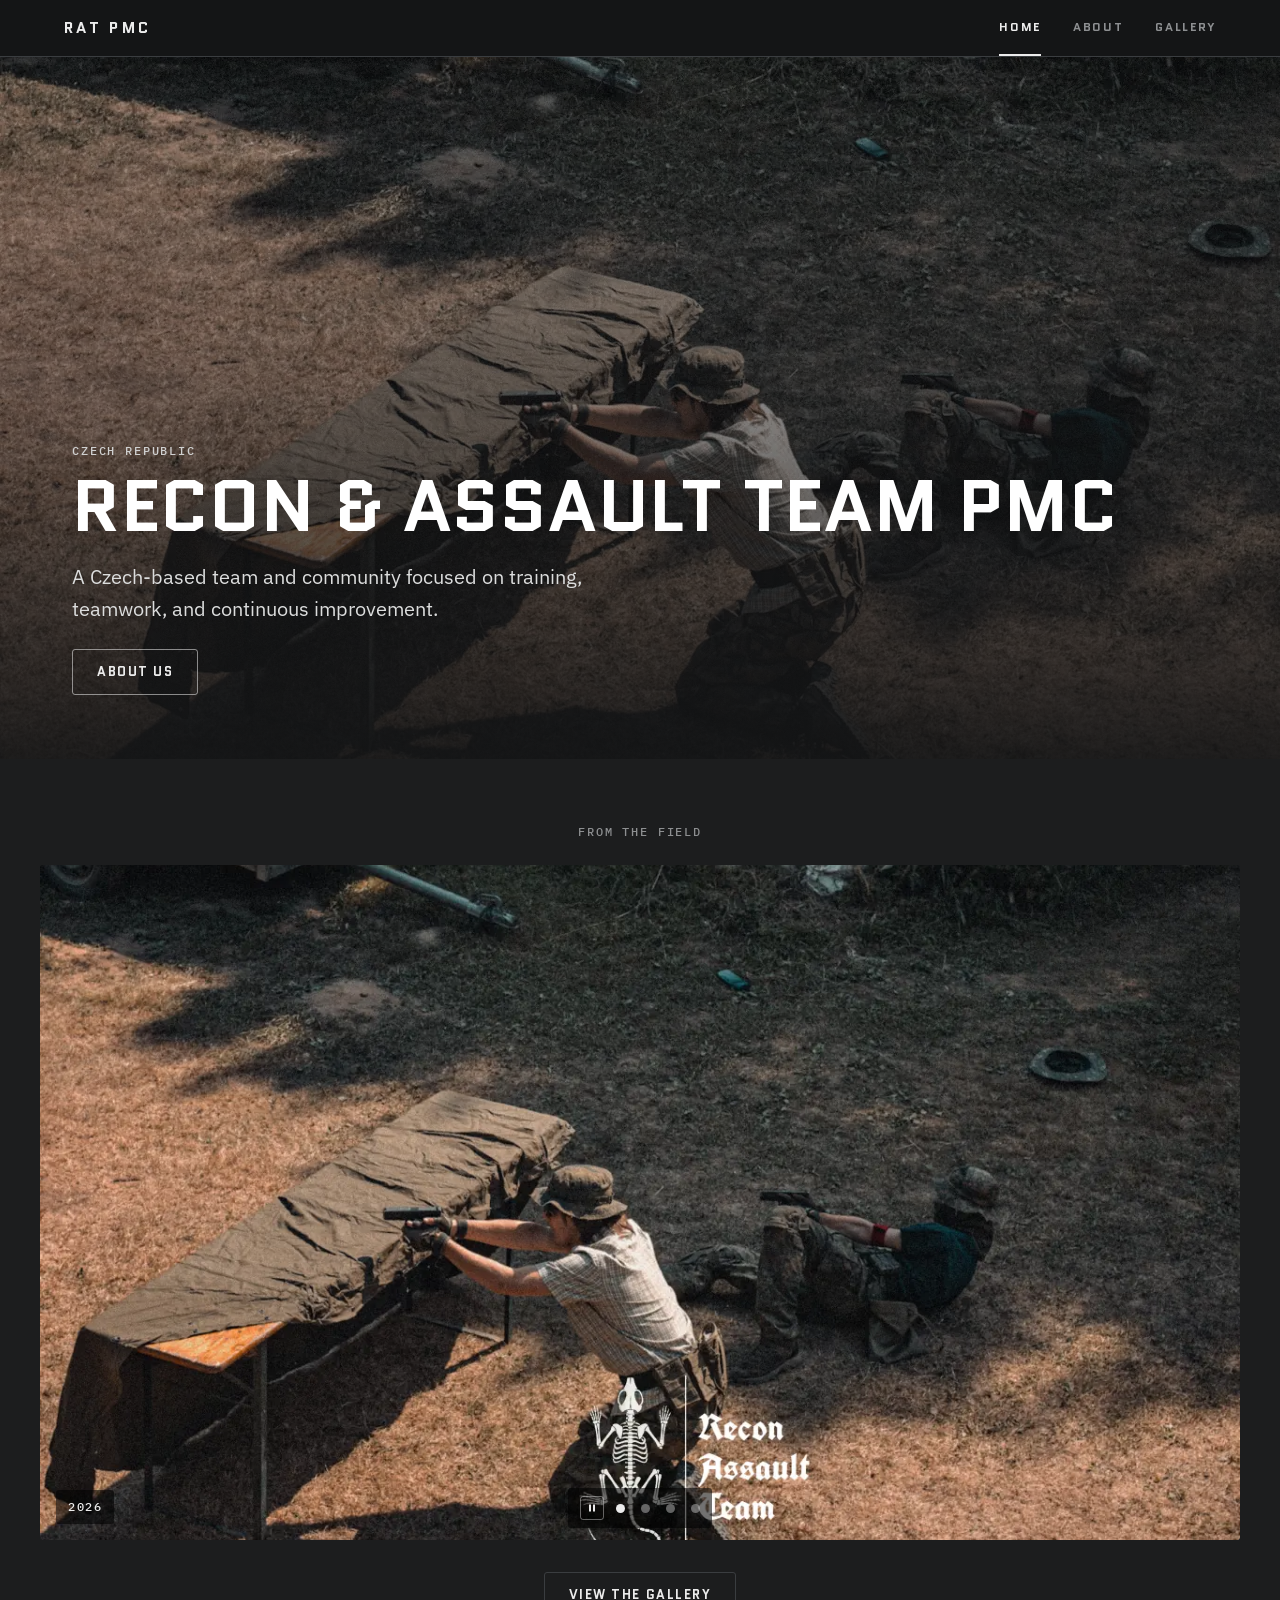
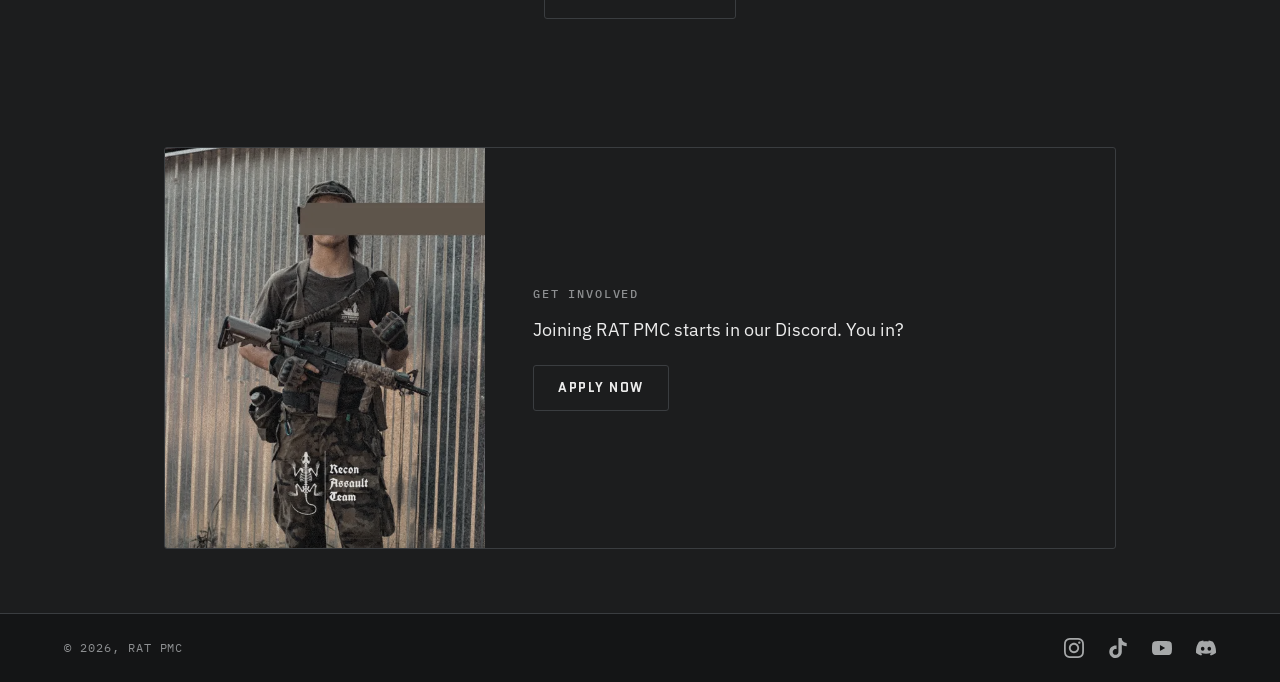
<file: index.html>
<!DOCTYPE html>
<html lang="en">
<head>
    <meta charset="UTF-8">
    <meta name="viewport" content="width=device-width, initial-scale=1.0">
    <title>RAT PMC — Recon & Assault Team</title>
    <meta name="description" content="Recon & Assault Team PMC (RAT PMC) — a Czech-based airsoft and milsim team focused on training, teamwork, and continuous improvement.">
    <meta name="theme-color" content="#1c1d1e">
    <link rel="icon" href="favicon.svg" type="image/svg+xml">
    <link rel="icon" href="favicon-32.png" sizes="32x32" type="image/png">
    <link rel="apple-touch-icon" href="apple-touch-icon.png">
    <!-- og:url + an absolute og:image are deploy-time TODOs (no domain yet) -->
    <meta property="og:type" content="website">
    <meta property="og:site_name" content="RAT PMC">
    <meta property="og:title" content="RAT PMC — Recon & Assault Team">
    <meta property="og:description" content="A Czech-based airsoft and milsim team focused on training, teamwork, and continuous improvement.">
    <meta property="og:image" content="imgs/og-cover.jpg">
    <meta name="twitter:card" content="summary_large_image">
    <link rel="stylesheet" href="styles.css">
    <link rel="preconnect" href="https://fonts.gstatic.com" crossorigin>
    <link href="https://fonts.googleapis.com/css2?family=Quantico:wght@400;700&family=IBM+Plex+Sans:wght@400;500;600&family=IBM+Plex+Mono:wght@400;500&display=swap" rel="stylesheet">
</head>
<body class="home">
    <a class="skip-link" href="#content">Skip to content</a>
    <!-- NAV BAR -->
    <nav class="topbar" aria-label="Primary">
      <div class="topbar__inner">
        <a class="topbar__mark" href="index.html">RAT&nbsp;PMC</a>
        <div class="topbar__links">
          <a href="index.html" aria-current="page">Home</a>
          <a href="about.html">About</a>
          <a href="gallery.html">Gallery</a>
        </div>
      </div>
    </nav>
 <header class="hero" id="content" tabindex="-1">
   <picture class="hero__media">
     <source media="(max-width: 640px)" type="image/webp" srcset="imgs/hero-portrait.webp">
     <source media="(max-width: 640px)" srcset="imgs/hero-portrait.jpg">
     <source type="image/webp" srcset="imgs/hero-wide.webp 1280w, imgs/hero-wide-1920.webp 1920w, imgs/hero-wide-2560.webp 2560w" sizes="100vw">
     <img src="imgs/hero-wide.jpg" alt="Two RAT PMC members running pistol drills on a dry field, seen from above" fetchpriority="high">
   </picture>
   <div class="hero__inner">
     <p class="eyebrow">Czech Republic</p>
     <h1>Recon &amp; Assault Team PMC</h1>
     <p class="hero__lede">A Czech-based team and community focused on training, teamwork, and continuous improvement.</p>
     <a class="btn" href="about.html">About Us</a>
   </div>
 </header>
 <main>
  <section class="field" aria-labelledby="field-label">
    <p class="eyebrow" id="field-label">From the field</p>
    <div class="intro-slideshow">
      <div class="slide">
        <picture class="slide__media">
          <source type="image/webp" srcset="imgs/2026/radar-duo-banner-640.webp 640w, imgs/2026/radar-duo-banner-1280.webp 1280w" sizes="(max-width: 1200px) calc(100vw - 64px), 1200px">
          <img src="imgs/2026/radar-duo-banner-1280.jpg" alt="High-angle view of two operators running pistol drills on a dry summer field, one kneeling behind a bench and one prone">
        </picture>
        <span class="slide__year">2026</span>
      </div>
      <div class="slide">
        <picture class="slide__media">
          <source type="image/webp" srcset="imgs/2025/us-aim-back-640.webp 640w, imgs/2025/us-aim-back-1280.webp 1280w" sizes="(max-width: 1200px) calc(100vw - 64px), 1200px">
          <img src="imgs/2025/us-aim-back-1280.jpg" alt="Two operators seen from behind on a training range, treeline ahead">
        </picture>
        <span class="slide__year">2025</span>
      </div>
      <div class="slide">
        <picture class="slide__media">
          <source type="image/webp" srcset="imgs/2024/three-operators-640.webp 640w, imgs/2024/three-operators-1280.webp 1280w" sizes="(max-width: 1200px) calc(100vw - 64px), 1200px">
          <img src="imgs/2024/three-operators-1280.jpg" alt="Three operators standing together in bare winter woodland">
        </picture>
        <span class="slide__year">2024</span>
      </div>
      <div class="slide">
        <picture class="slide__media">
          <source type="image/webp" srcset="imgs/2023/nato-flag-ridge-640.webp 640w, imgs/2023/nato-flag-ridge-1280.webp 1280w" sizes="(max-width: 1200px) calc(100vw - 64px), 1200px">
          <img src="imgs/2023/nato-flag-ridge-1280.jpg" alt="Two operators on a ridge holding a NATO flag, open countryside and hills beyond">
        </picture>
        <span class="slide__year">2023</span>
      </div>
      <div class="intro-controls">
        <button type="button" class="intro-pause" aria-label="Pause slideshow" aria-pressed="false" onclick="toggleIntroPause()"><svg viewBox="0 0 24 24" aria-hidden="true"><path fill="currentColor" d="M6 5h4v14H6zm8 0h4v14h-4z"/></svg></button>
        <div class="intro-dots" role="group" aria-label="Choose image">
          <button type="button" class="dot" aria-label="Image 1" onclick="currentIntroSlide(0)"></button>
          <button type="button" class="dot" aria-label="Image 2" onclick="currentIntroSlide(1)"></button>
          <button type="button" class="dot" aria-label="Image 3" onclick="currentIntroSlide(2)"></button>
          <button type="button" class="dot" aria-label="Image 4" onclick="currentIntroSlide(3)"></button>
        </div>
      </div>
    </div>
    <a class="btn field__more" href="gallery.html">View the Gallery</a>
  </section>

  <section class="home-join" aria-labelledby="join-label">
    <div class="join-panel">
      <picture class="join-panel__media">
        <source type="image/webp" srcset="imgs/2026/radar_solo-512.webp 512w, imgs/2026/radar_solo-768.webp 768w, imgs/2026/radar_solo-1080.webp 1080w" sizes="(max-width: 700px) 100vw, 360px">
        <img src="imgs/2026/radar_solo-1080.jpg" alt="Operator in a t-shirt and plate carrier standing with a rifle against a corrugated-metal wall at sunset" loading="lazy" decoding="async">
      </picture>
      <div class="join-panel__body">
        <p class="eyebrow" id="join-label">Get involved</p>
        <p>Joining RAT PMC starts in our Discord. You&nbsp;in?</p>
        <a href="https://discord.gg/fWstPdaszW" class="btn" target="_blank" rel="noopener">Apply Now</a>
      </div>
    </div>
  </section>
 </main>
    <!-- FOOTER -->
    <footer class="site-footer">
      <div class="site-footer__inner">
        <span class="site-footer__copy">&copy; 2026, RAT PMC</span>
        <ul class="site-footer__social">
          <li><a href="https://www.instagram.com/rat.pmc/" target="_blank" rel="noopener" aria-label="Instagram"><svg class="social-icon" viewBox="0 0 24 24" aria-hidden="true"><path fill="currentColor" d="M12 0C8.74 0 8.333.015 7.053.072 5.775.132 4.905.333 4.14.63c-.789.306-1.459.717-2.126 1.384S.935 3.35.63 4.14C.333 4.905.131 5.775.072 7.053.012 8.333 0 8.74 0 12s.015 3.667.072 4.947c.06 1.277.261 2.148.558 2.913.306.788.717 1.459 1.384 2.126.667.666 1.336 1.079 2.126 1.384.766.296 1.636.499 2.913.558C8.333 23.988 8.74 24 12 24s3.667-.015 4.947-.072c1.277-.06 2.148-.262 2.913-.558.788-.306 1.459-.718 2.126-1.384.666-.667 1.079-1.335 1.384-2.126.296-.765.499-1.636.558-2.913.06-1.28.072-1.687.072-4.947s-.015-3.667-.072-4.947c-.06-1.277-.262-2.149-.558-2.913-.306-.789-.718-1.459-1.384-2.126C21.319 1.347 20.651.935 19.86.63c-.765-.297-1.636-.499-2.913-.558C15.667.012 15.26 0 12 0zm0 2.16c3.203 0 3.585.016 4.85.071 1.17.055 1.805.249 2.227.415.562.217.96.477 1.382.896.419.42.679.819.896 1.381.164.422.36 1.057.413 2.227.057 1.266.07 1.646.07 4.85s-.015 3.585-.074 4.85c-.061 1.17-.256 1.805-.421 2.227-.224.562-.479.96-.899 1.382-.419.419-.824.679-1.38.896-.42.164-1.065.36-2.235.413-1.274.057-1.649.07-4.859.07-3.211 0-3.586-.015-4.859-.074-1.171-.061-1.816-.256-2.236-.421-.569-.224-.96-.479-1.379-.899-.421-.419-.69-.824-.9-1.38-.165-.42-.359-1.065-.42-2.235-.045-1.26-.061-1.649-.061-4.844 0-3.196.016-3.586.061-4.861.061-1.17.255-1.814.42-2.234.21-.57.479-.96.9-1.381.419-.419.81-.689 1.379-.898.42-.166 1.051-.361 2.221-.421 1.275-.045 1.65-.06 4.859-.06l.045.03zm0 3.678c-3.405 0-6.162 2.76-6.162 6.162 0 3.405 2.76 6.162 6.162 6.162 3.405 0 6.162-2.76 6.162-6.162 0-3.405-2.76-6.162-6.162-6.162zM12 16c-2.21 0-4-1.79-4-4s1.79-4 4-4 4 1.79 4 4-1.79 4-4 4zm7.846-10.405c0 .795-.646 1.44-1.44 1.44-.795 0-1.44-.646-1.44-1.44 0-.794.646-1.439 1.44-1.439.793-.001 1.44.645 1.44 1.439z"/></svg></a></li>
          <li><a href="https://www.tiktok.com/@rat_pmc" target="_blank" rel="noopener" aria-label="TikTok"><svg class="social-icon" viewBox="0 0 24 24" aria-hidden="true"><path fill="currentColor" d="M12.525.02c1.31-.02 2.61-.01 3.91-.02.08 1.53.63 3.09 1.75 4.17 1.12 1.11 2.7 1.62 4.24 1.79v4.03c-1.44-.05-2.89-.35-4.2-.97-.57-.26-1.1-.59-1.62-.93-.01 2.92.01 5.84-.02 8.75-.08 1.4-.54 2.79-1.35 3.94-1.31 1.92-3.58 3.17-5.91 3.21-1.43.08-2.86-.31-4.08-1.03-2.02-1.19-3.44-3.37-3.65-5.71-.02-.5-.03-1-.01-1.49.18-1.9 1.12-3.72 2.58-4.96 1.66-1.44 3.98-2.13 6.15-1.72.02 1.48-.04 2.96-.04 4.44-.99-.32-2.15-.23-3.02.37-.63.41-1.11 1.04-1.36 1.75-.21.51-.15 1.07-.14 1.61.24 1.64 1.82 3.02 3.5 2.87 1.12-.01 2.19-.66 2.77-1.61.19-.33.4-.67.41-1.06.1-1.79.06-3.57.07-5.36.01-4.03-.01-8.05.02-12.07z"/></svg></a></li>
          <li><a href="https://www.youtube.com/@10_sof_brigade/shorts" target="_blank" rel="noopener" aria-label="YouTube"><svg class="social-icon" viewBox="0 0 24 24" aria-hidden="true"><path fill="currentColor" d="M23.498 6.186a3.016 3.016 0 0 0-2.122-2.136C19.505 3.545 12 3.545 12 3.545s-7.505 0-9.377.505A3.017 3.017 0 0 0 .502 6.186C0 8.07 0 12 0 12s0 3.93.502 5.814a3.016 3.016 0 0 0 2.122 2.136c1.871.505 9.376.505 9.376.505s7.505 0 9.377-.505a3.015 3.015 0 0 0 2.122-2.136C24 15.93 24 12 24 12s0-3.93-.502-5.814zM9.545 15.568V8.432L15.818 12l-6.273 3.568z"/></svg></a></li>
          <li><a href="https://discord.gg/fWstPdaszW" target="_blank" rel="noopener" aria-label="Discord"><svg class="social-icon" viewBox="0 0 24 24" aria-hidden="true"><path fill="currentColor" d="M20.317 4.3698a19.7913 19.7913 0 00-4.8851-1.5152.0741.0741 0 00-.0785.0371c-.211.3753-.4447.8648-.6083 1.2495-1.8447-.2762-3.68-.2762-5.4868 0-.1636-.3933-.4058-.8742-.6177-1.2495a.077.077 0 00-.0785-.037 19.7363 19.7363 0 00-4.8852 1.515.0699.0699 0 00-.0321.0277C.5334 9.0458-.319 13.5799.0992 18.0578a.0824.0824 0 00.0312.0561c2.0528 1.5076 4.0413 2.4228 5.9929 3.0294a.0777.0777 0 00.0842-.0276c.4616-.6304.8731-1.2952 1.226-1.9942a.076.076 0 00-.0416-.1057c-.6528-.2476-1.2743-.5495-1.8722-.8923a.077.077 0 01-.0076-.1277c.1258-.0943.2517-.1923.3718-.2914a.0743.0743 0 01.0776-.0105c3.9278 1.7933 8.18 1.7933 12.0614 0a.0739.0739 0 01.0785.0095c.1202.099.246.1981.3728.2924a.077.077 0 01-.0066.1276 12.2986 12.2986 0 01-1.873.8914.0766.0766 0 00-.0407.1067c.3604.698.7719 1.3628 1.225 1.9932a.076.076 0 00.0842.0286c1.961-.6067 3.9495-1.5219 6.0023-3.0294a.077.077 0 00.0313-.0552c.5004-5.177-.8382-9.6739-3.5485-13.6604a.061.061 0 00-.0312-.0286zM8.02 15.3312c-1.1825 0-2.1569-1.0857-2.1569-2.419 0-1.3332.9555-2.4189 2.157-2.4189 1.2108 0 2.1757 1.0952 2.1568 2.419 0 1.3332-.9555 2.4189-2.1569 2.4189zm7.9748 0c-1.1825 0-2.1569-1.0857-2.1569-2.419 0-1.3332.9554-2.4189 2.1569-2.4189 1.2108 0 2.1757 1.0952 2.1568 2.419 0 1.3332-.946 2.4189-2.1568 2.4189Z"/></svg></a></li>
        </ul>
      </div>
    </footer>
 <script>
  // Intro slideshow --------------------------------------
  var introSlideIndex = 0;
  var introPaused = false;
  var introReduceMotion = window.matchMedia('(prefers-reduced-motion: reduce)').matches;

  function showIntroSlides(n) {
    var slides = document.querySelectorAll('.intro-slideshow .slide');
    var dots = document.querySelectorAll('.intro-dots .dot');
    if (n >= slides.length) { introSlideIndex = 0; }
    if (n < 0) { introSlideIndex = slides.length - 1; }
    slides.forEach(function (s) { s.style.display = 'none'; });
    dots.forEach(function (d) { d.classList.remove('active'); d.removeAttribute('aria-current'); });
    slides[introSlideIndex].style.display = 'block';
    if (dots[introSlideIndex]) {
      dots[introSlideIndex].classList.add('active');
      dots[introSlideIndex].setAttribute('aria-current', 'true');
    }
  }

  function currentIntroSlide(n) {
    introSlideIndex = n;
    showIntroSlides(introSlideIndex);
  }

  var PAUSE_SVG = '<svg viewBox="0 0 24 24" aria-hidden="true"><path fill="currentColor" d="M6 5h4v14H6zm8 0h4v14h-4z"/></svg>';
  var PLAY_SVG  = '<svg viewBox="0 0 24 24" aria-hidden="true"><path fill="currentColor" d="M8 5v14l11-7z"/></svg>';

  function toggleIntroPause() {
    introPaused = !introPaused;
    var btn = document.querySelector('.intro-pause');
    btn.innerHTML = introPaused ? PLAY_SVG : PAUSE_SVG;
    btn.setAttribute('aria-label', introPaused ? 'Play slideshow' : 'Pause slideshow');
    btn.setAttribute('aria-pressed', String(introPaused));
  }

  showIntroSlides(0);

  if (introReduceMotion) {
    toggleIntroPause(); // start paused; button shows "Play"
  } else {
    setInterval(function () {
      if (!introPaused) {
        introSlideIndex++;
        showIntroSlides(introSlideIndex);
      }
    }, 5000);
  }
  </script>
</body>
</html>
</file>
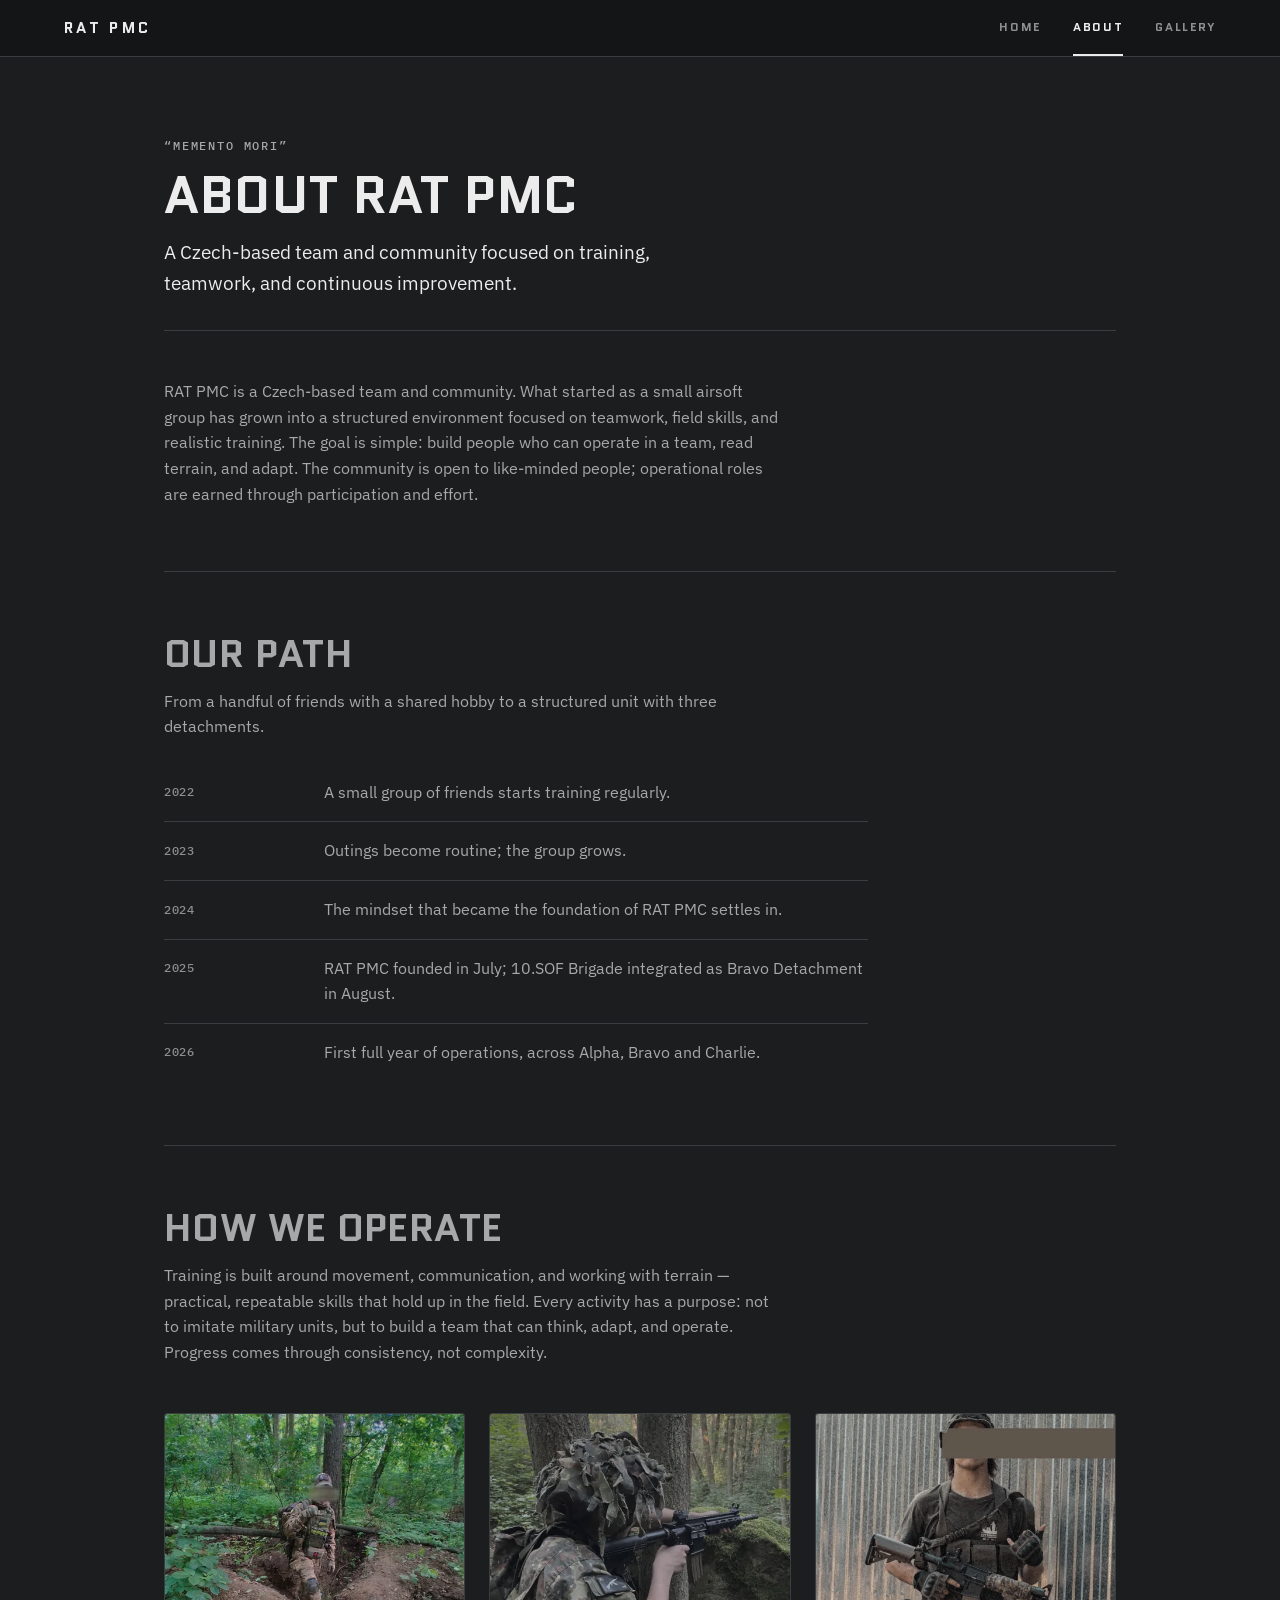
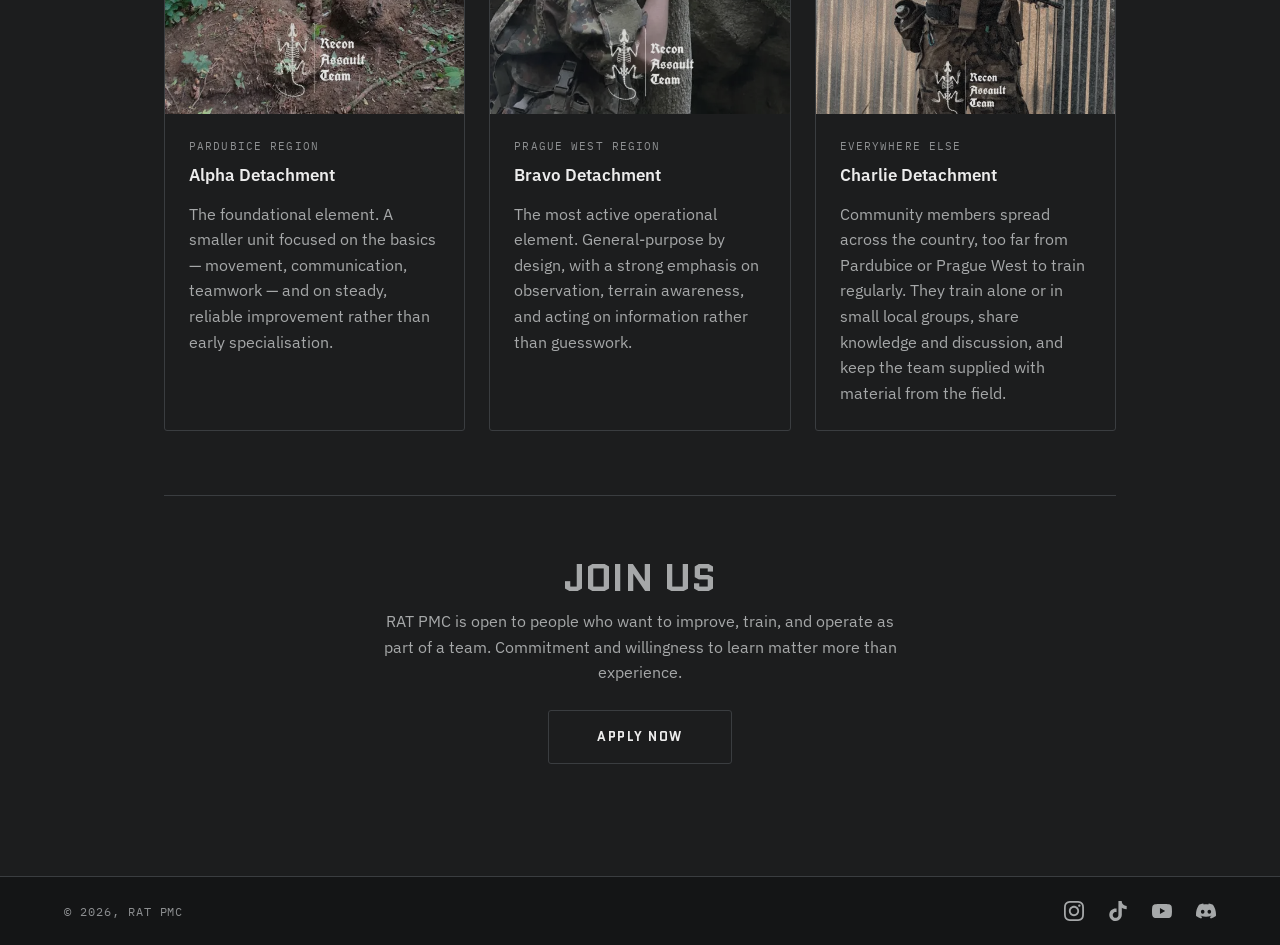
<file: about.html>
<!DOCTYPE html>
<html lang="en">
  <head>
    <meta charset="UTF-8" />
    <meta name="viewport" content="width=device-width, initial-scale=1.0" />
    <title>About — RAT PMC</title>
    <meta name="description" content="How RAT PMC trains and operates, the Alpha, Bravo and Charlie detachments, and the path from a small airsoft group to a structured team." />
    <meta name="theme-color" content="#1c1d1e" />
    <link rel="icon" href="favicon.svg" type="image/svg+xml" />
    <link rel="icon" href="favicon-32.png" sizes="32x32" type="image/png" />
    <link rel="apple-touch-icon" href="apple-touch-icon.png" />
    <!-- og:url + an absolute og:image are deploy-time TODOs (no domain yet) -->
    <meta property="og:type" content="website" />
    <meta property="og:site_name" content="RAT PMC" />
    <meta property="og:title" content="About — RAT PMC" />
    <meta property="og:description" content="How RAT PMC trains and operates, the Alpha, Bravo and Charlie detachments, and the path from a small airsoft group to a structured team." />
    <meta property="og:image" content="imgs/og-cover.jpg" />
    <meta name="twitter:card" content="summary_large_image" />
    <link rel="stylesheet" href="styles.css" />
    <link rel="preconnect" href="https://fonts.gstatic.com" crossorigin />
    <link
      href="https://fonts.googleapis.com/css2?family=Quantico:wght@400;700&family=IBM+Plex+Sans:wght@400;500;600&family=IBM+Plex+Mono:wght@400;500&display=swap"
      rel="stylesheet"
    />
  </head>
  <body class="subpage">
    <a class="skip-link" href="#content">Skip to content</a>
    <!-- NAV BAR -->
    <nav class="topbar" aria-label="Primary">
      <div class="topbar__inner">
        <a class="topbar__mark" href="index.html">RAT&nbsp;PMC</a>
        <div class="topbar__links">
          <a href="index.html">Home</a>
          <a href="about.html" aria-current="page">About</a>
          <a href="gallery.html">Gallery</a>
        </div>
      </div>
    </nav>

    <main class="page-content" id="content" tabindex="-1">
      <!-- Masthead -->
      <header class="page-head">
        <p class="eyebrow">&ldquo;Memento Mori&rdquo;</p>
        <h1>About RAT PMC</h1>
        <p class="page-head__lede">
          A Czech-based team and community focused on training, teamwork, and continuous improvement.
        </p>
      </header>

      <!-- Act 1 — what we are -->
      <section class="prose">
        <p>
          RAT PMC is a Czech-based team and community. What started as a small airsoft group
          has grown into a structured environment focused on teamwork, field skills, and
          realistic training. The goal is simple: build people who can operate in a team,
          read terrain, and adapt. The community is open to like-minded people; operational
          roles are earned through participation and effort.
        </p>
      </section>

      <!-- Act 2 — our path -->
      <section class="about-path" aria-labelledby="path-h">
        <h2 id="path-h">Our Path</h2>
        <p>From a handful of friends with a shared hobby to a structured unit with three detachments.</p>
        <ul class="timeline">
          <li><strong>2022</strong><span>A small group of friends starts training regularly.</span></li>
          <li><strong>2023</strong><span>Outings become routine; the group grows.</span></li>
          <li><strong>2024</strong><span>The mindset that became the foundation of RAT PMC settles in.</span></li>
          <li><strong>2025</strong><span>RAT PMC founded in July; 10.SOF Brigade integrated as Bravo Detachment in August.</span></li>
          <li><strong>2026</strong><span>First full year of operations, across Alpha, Bravo and Charlie.</span></li>
        </ul>
      </section>

      <!-- Act 3 — how we operate -->
      <section class="about-org" aria-labelledby="org-h">
        <h2 id="org-h">How we operate</h2>
        <p class="about-org__lead">
          Training is built around movement, communication, and working with terrain —
          practical, repeatable skills that hold up in the field. Every activity has a
          purpose: not to imitate military units, but to build a team that can think, adapt,
          and operate. Progress comes through consistency, not complexity.
        </p>
        <div class="detachments">
          <article class="detachment-card">
            <picture>
              <source type="image/webp" srcset="imgs/WHITCHER_TRENCH-512.webp 512w, imgs/WHITCHER_TRENCH-768.webp 768w, imgs/WHITCHER_TRENCH-1080.webp 1080w" sizes="(max-width: 760px) calc(100vw - 48px), 300px" />
              <img src="imgs/WHITCHER_TRENCH-1080.jpg" alt="Operator in multicam with a rucksack moving through a dug fighting position in dense woodland" loading="lazy" decoding="async" />
            </picture>
            <div class="detachment-card__body">
              <p class="detachment-card__region">Pardubice region</p>
              <h3>Alpha Detachment</h3>
              <p>
                The foundational element. A smaller unit focused on the basics — movement,
                communication, teamwork — and on steady, reliable improvement rather than
                early specialisation.
              </p>
            </div>
          </article>
          <article class="detachment-card">
            <picture>
              <source type="image/webp" srcset="imgs/Seba_Aim_Back_cropped_Fixed-512.webp 512w, imgs/Seba_Aim_Back_cropped_Fixed-768.webp 768w, imgs/Seba_Aim_Back_cropped_Fixed-1080.webp 1080w" sizes="(max-width: 760px) calc(100vw - 48px), 300px" />
              <img src="imgs/Seba_Aim_Back_cropped_Fixed-1080.jpg" alt="Operator in flecktarn and a leaf-strip helmet cover, seen from behind, aiming a rifle past a mossy rock" loading="lazy" decoding="async" />
            </picture>
            <div class="detachment-card__body">
              <p class="detachment-card__region">Prague West region</p>
              <h3>Bravo Detachment</h3>
              <p>
                The most active operational element. General-purpose by design, with a strong
                emphasis on observation, terrain awareness, and acting on information rather
                than guesswork.
              </p>
            </div>
          </article>
          <article class="detachment-card">
            <picture>
              <source type="image/webp" srcset="imgs/2026/radar_solo-512.webp 512w, imgs/2026/radar_solo-768.webp 768w, imgs/2026/radar_solo-1080.webp 1080w" sizes="(max-width: 760px) calc(100vw - 48px), 300px" />
              <img src="imgs/2026/radar_solo-1080.jpg" alt="Operator in a t-shirt and plate carrier standing with a rifle against a corrugated-metal wall" loading="lazy" decoding="async" />
            </picture>
            <div class="detachment-card__body">
              <p class="detachment-card__region">Everywhere else</p>
              <h3>Charlie Detachment</h3>
              <p>
                Community members spread across the country, too far from Pardubice or Prague
                West to train regularly. They train alone or in small local groups, share
                knowledge and discussion, and keep the team supplied with material from the
                field.
              </p>
            </div>
          </article>
        </div>
      </section>

      <!-- Act 4 — join us -->
      <section class="about-join" aria-labelledby="join-h">
        <h2 id="join-h">Join Us</h2>
        <p>
          RAT PMC is open to people who want to improve, train, and operate as part of a team.
          Commitment and willingness to learn matter more than experience.
        </p>
        <a href="https://discord.gg/fWstPdaszW" class="btn" target="_blank" rel="noopener">Apply Now</a>
      </section>
    </main>

    <!-- FOOTER -->
    <footer class="site-footer">
      <div class="site-footer__inner">
        <span class="site-footer__copy">&copy; 2026, RAT PMC</span>
        <ul class="site-footer__social">
          <li><a href="https://www.instagram.com/rat.pmc/" target="_blank" rel="noopener" aria-label="Instagram"><svg class="social-icon" viewBox="0 0 24 24" aria-hidden="true"><path fill="currentColor" d="M12 0C8.74 0 8.333.015 7.053.072 5.775.132 4.905.333 4.14.63c-.789.306-1.459.717-2.126 1.384S.935 3.35.63 4.14C.333 4.905.131 5.775.072 7.053.012 8.333 0 8.74 0 12s.015 3.667.072 4.947c.06 1.277.261 2.148.558 2.913.306.788.717 1.459 1.384 2.126.667.666 1.336 1.079 2.126 1.384.766.296 1.636.499 2.913.558C8.333 23.988 8.74 24 12 24s3.667-.015 4.947-.072c1.277-.06 2.148-.262 2.913-.558.788-.306 1.459-.718 2.126-1.384.666-.667 1.079-1.335 1.384-2.126.296-.765.499-1.636.558-2.913.06-1.28.072-1.687.072-4.947s-.015-3.667-.072-4.947c-.06-1.277-.262-2.149-.558-2.913-.306-.789-.718-1.459-1.384-2.126C21.319 1.347 20.651.935 19.86.63c-.765-.297-1.636-.499-2.913-.558C15.667.012 15.26 0 12 0zm0 2.16c3.203 0 3.585.016 4.85.071 1.17.055 1.805.249 2.227.415.562.217.96.477 1.382.896.419.42.679.819.896 1.381.164.422.36 1.057.413 2.227.057 1.266.07 1.646.07 4.85s-.015 3.585-.074 4.85c-.061 1.17-.256 1.805-.421 2.227-.224.562-.479.96-.899 1.382-.419.419-.824.679-1.38.896-.42.164-1.065.36-2.235.413-1.274.057-1.649.07-4.859.07-3.211 0-3.586-.015-4.859-.074-1.171-.061-1.816-.256-2.236-.421-.569-.224-.96-.479-1.379-.899-.421-.419-.69-.824-.9-1.38-.165-.42-.359-1.065-.42-2.235-.045-1.26-.061-1.649-.061-4.844 0-3.196.016-3.586.061-4.861.061-1.17.255-1.814.42-2.234.21-.57.479-.96.9-1.381.419-.419.81-.689 1.379-.898.42-.166 1.051-.361 2.221-.421 1.275-.045 1.65-.06 4.859-.06l.045.03zm0 3.678c-3.405 0-6.162 2.76-6.162 6.162 0 3.405 2.76 6.162 6.162 6.162 3.405 0 6.162-2.76 6.162-6.162 0-3.405-2.76-6.162-6.162-6.162zM12 16c-2.21 0-4-1.79-4-4s1.79-4 4-4 4 1.79 4 4-1.79 4-4 4zm7.846-10.405c0 .795-.646 1.44-1.44 1.44-.795 0-1.44-.646-1.44-1.44 0-.794.646-1.439 1.44-1.439.793-.001 1.44.645 1.44 1.439z"/></svg></a></li>
          <li><a href="https://www.tiktok.com/@rat_pmc" target="_blank" rel="noopener" aria-label="TikTok"><svg class="social-icon" viewBox="0 0 24 24" aria-hidden="true"><path fill="currentColor" d="M12.525.02c1.31-.02 2.61-.01 3.91-.02.08 1.53.63 3.09 1.75 4.17 1.12 1.11 2.7 1.62 4.24 1.79v4.03c-1.44-.05-2.89-.35-4.2-.97-.57-.26-1.1-.59-1.62-.93-.01 2.92.01 5.84-.02 8.75-.08 1.4-.54 2.79-1.35 3.94-1.31 1.92-3.58 3.17-5.91 3.21-1.43.08-2.86-.31-4.08-1.03-2.02-1.19-3.44-3.37-3.65-5.71-.02-.5-.03-1-.01-1.49.18-1.9 1.12-3.72 2.58-4.96 1.66-1.44 3.98-2.13 6.15-1.72.02 1.48-.04 2.96-.04 4.44-.99-.32-2.15-.23-3.02.37-.63.41-1.11 1.04-1.36 1.75-.21.51-.15 1.07-.14 1.61.24 1.64 1.82 3.02 3.5 2.87 1.12-.01 2.19-.66 2.77-1.61.19-.33.4-.67.41-1.06.1-1.79.06-3.57.07-5.36.01-4.03-.01-8.05.02-12.07z"/></svg></a></li>
          <li><a href="https://www.youtube.com/@10_sof_brigade/shorts" target="_blank" rel="noopener" aria-label="YouTube"><svg class="social-icon" viewBox="0 0 24 24" aria-hidden="true"><path fill="currentColor" d="M23.498 6.186a3.016 3.016 0 0 0-2.122-2.136C19.505 3.545 12 3.545 12 3.545s-7.505 0-9.377.505A3.017 3.017 0 0 0 .502 6.186C0 8.07 0 12 0 12s0 3.93.502 5.814a3.016 3.016 0 0 0 2.122 2.136c1.871.505 9.376.505 9.376.505s7.505 0 9.377-.505a3.015 3.015 0 0 0 2.122-2.136C24 15.93 24 12 24 12s0-3.93-.502-5.814zM9.545 15.568V8.432L15.818 12l-6.273 3.568z"/></svg></a></li>
          <li><a href="https://discord.gg/fWstPdaszW" target="_blank" rel="noopener" aria-label="Discord"><svg class="social-icon" viewBox="0 0 24 24" aria-hidden="true"><path fill="currentColor" d="M20.317 4.3698a19.7913 19.7913 0 00-4.8851-1.5152.0741.0741 0 00-.0785.0371c-.211.3753-.4447.8648-.6083 1.2495-1.8447-.2762-3.68-.2762-5.4868 0-.1636-.3933-.4058-.8742-.6177-1.2495a.077.077 0 00-.0785-.037 19.7363 19.7363 0 00-4.8852 1.515.0699.0699 0 00-.0321.0277C.5334 9.0458-.319 13.5799.0992 18.0578a.0824.0824 0 00.0312.0561c2.0528 1.5076 4.0413 2.4228 5.9929 3.0294a.0777.0777 0 00.0842-.0276c.4616-.6304.8731-1.2952 1.226-1.9942a.076.076 0 00-.0416-.1057c-.6528-.2476-1.2743-.5495-1.8722-.8923a.077.077 0 01-.0076-.1277c.1258-.0943.2517-.1923.3718-.2914a.0743.0743 0 01.0776-.0105c3.9278 1.7933 8.18 1.7933 12.0614 0a.0739.0739 0 01.0785.0095c.1202.099.246.1981.3728.2924a.077.077 0 01-.0066.1276 12.2986 12.2986 0 01-1.873.8914.0766.0766 0 00-.0407.1067c.3604.698.7719 1.3628 1.225 1.9932a.076.076 0 00.0842.0286c1.961-.6067 3.9495-1.5219 6.0023-3.0294a.077.077 0 00.0313-.0552c.5004-5.177-.8382-9.6739-3.5485-13.6604a.061.061 0 00-.0312-.0286zM8.02 15.3312c-1.1825 0-2.1569-1.0857-2.1569-2.419 0-1.3332.9555-2.4189 2.157-2.4189 1.2108 0 2.1757 1.0952 2.1568 2.419 0 1.3332-.9555 2.4189-2.1569 2.4189zm7.9748 0c-1.1825 0-2.1569-1.0857-2.1569-2.419 0-1.3332.9554-2.4189 2.1569-2.4189 1.2108 0 2.1757 1.0952 2.1568 2.419 0 1.3332-.946 2.4189-2.1568 2.4189Z"/></svg></a></li>
        </ul>
      </div>
    </footer>
  </body>
</html>
</file>
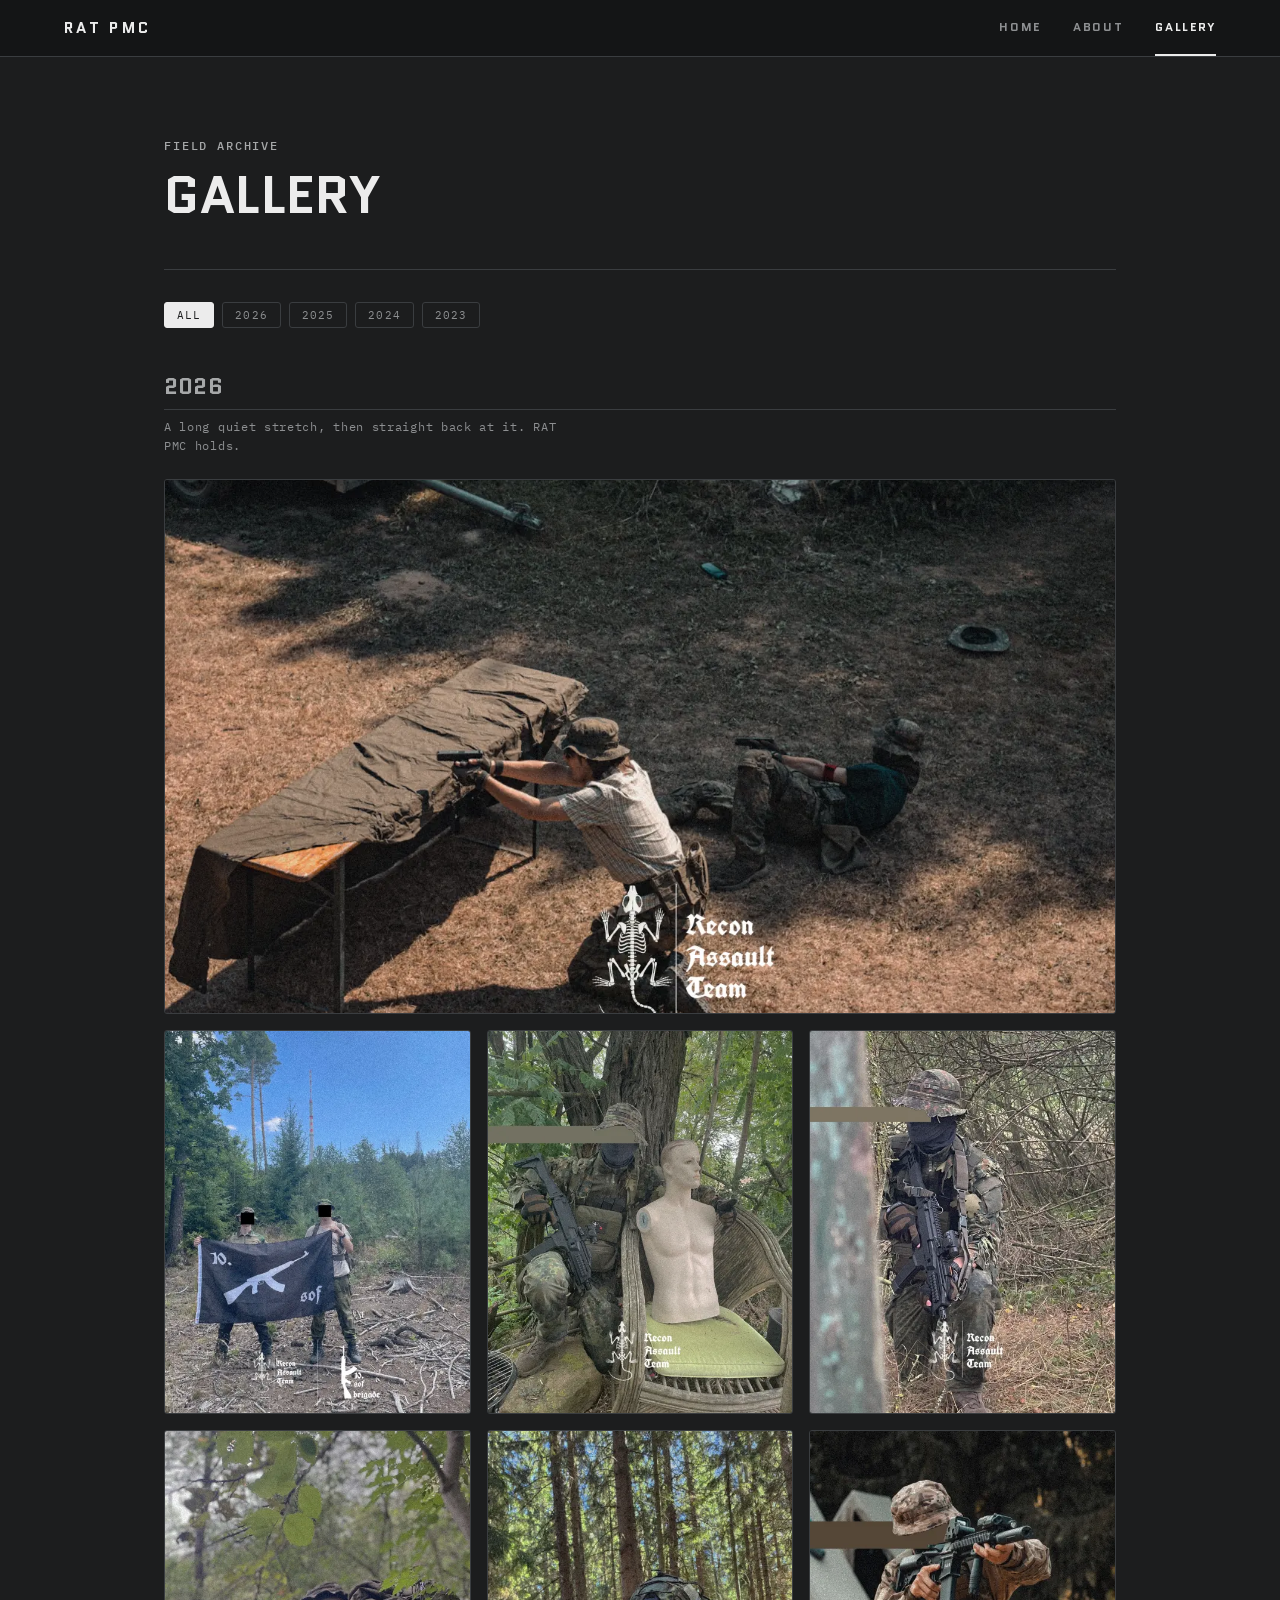
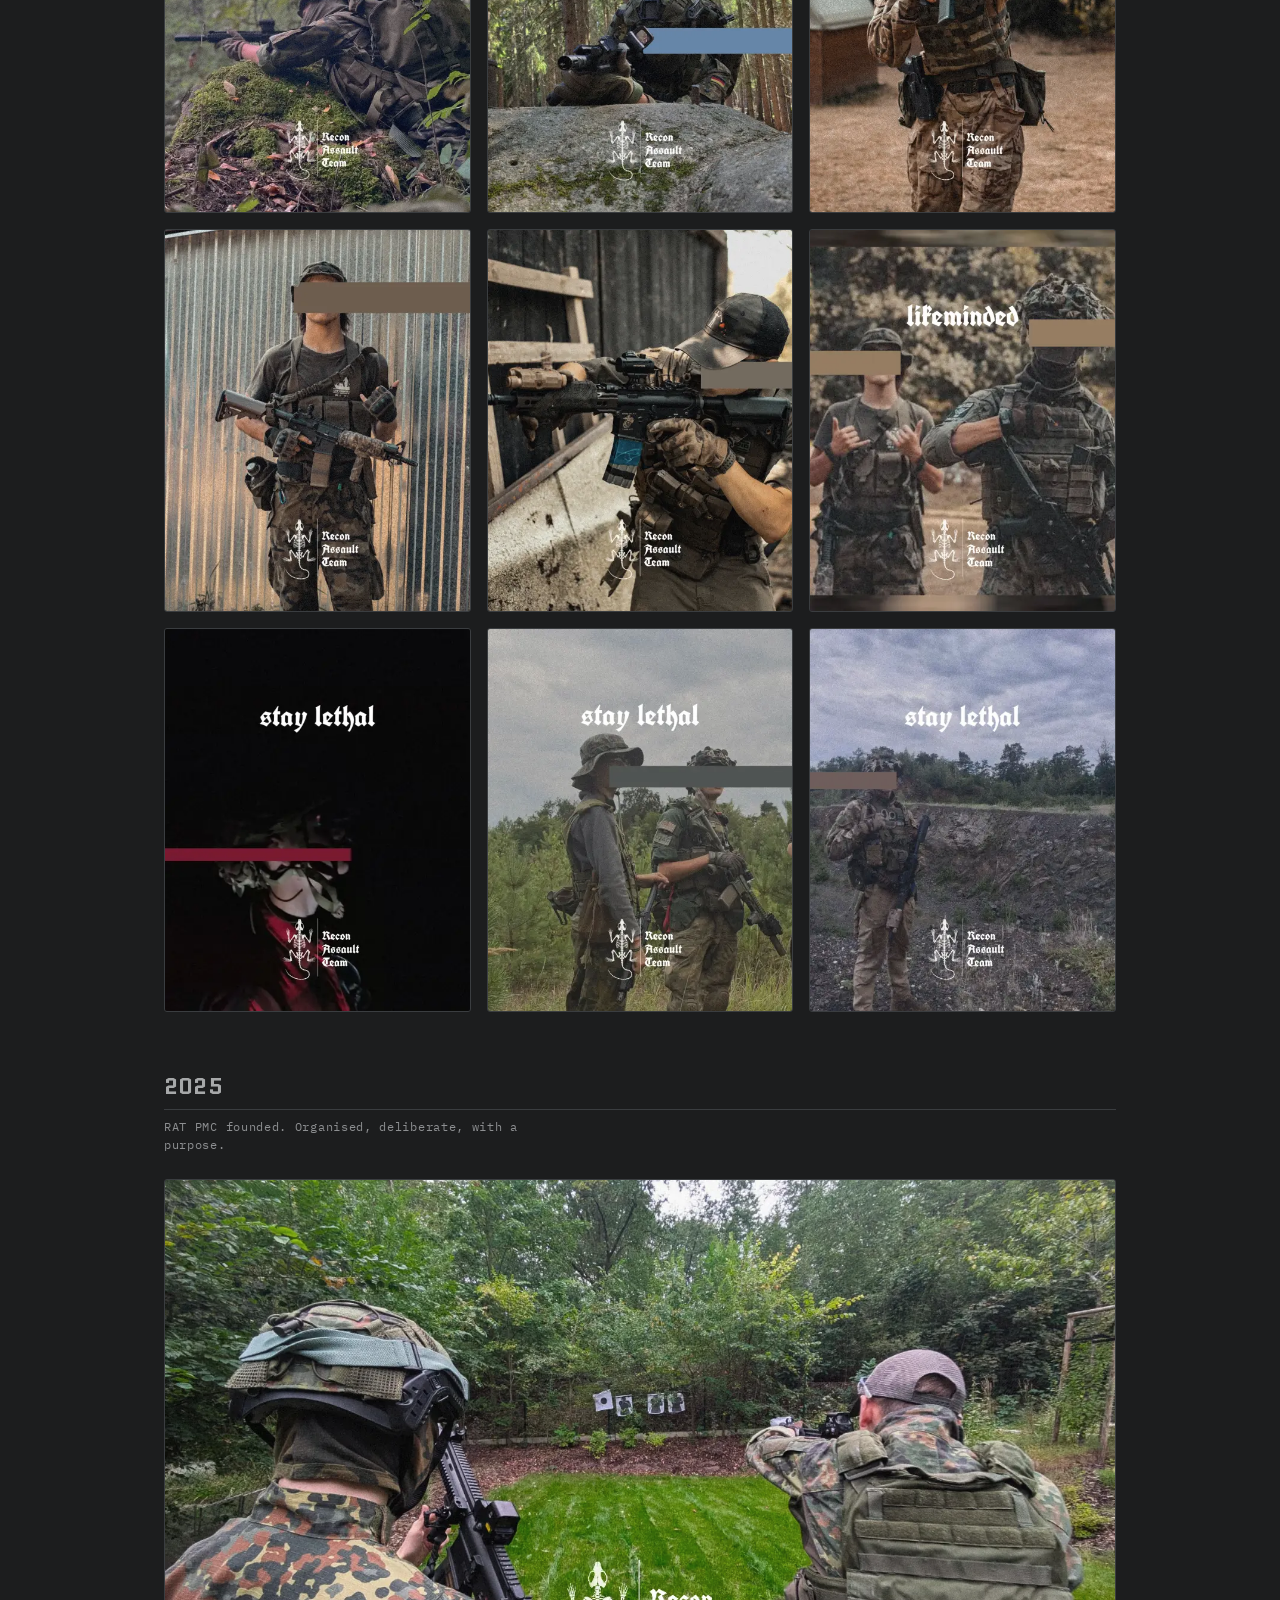
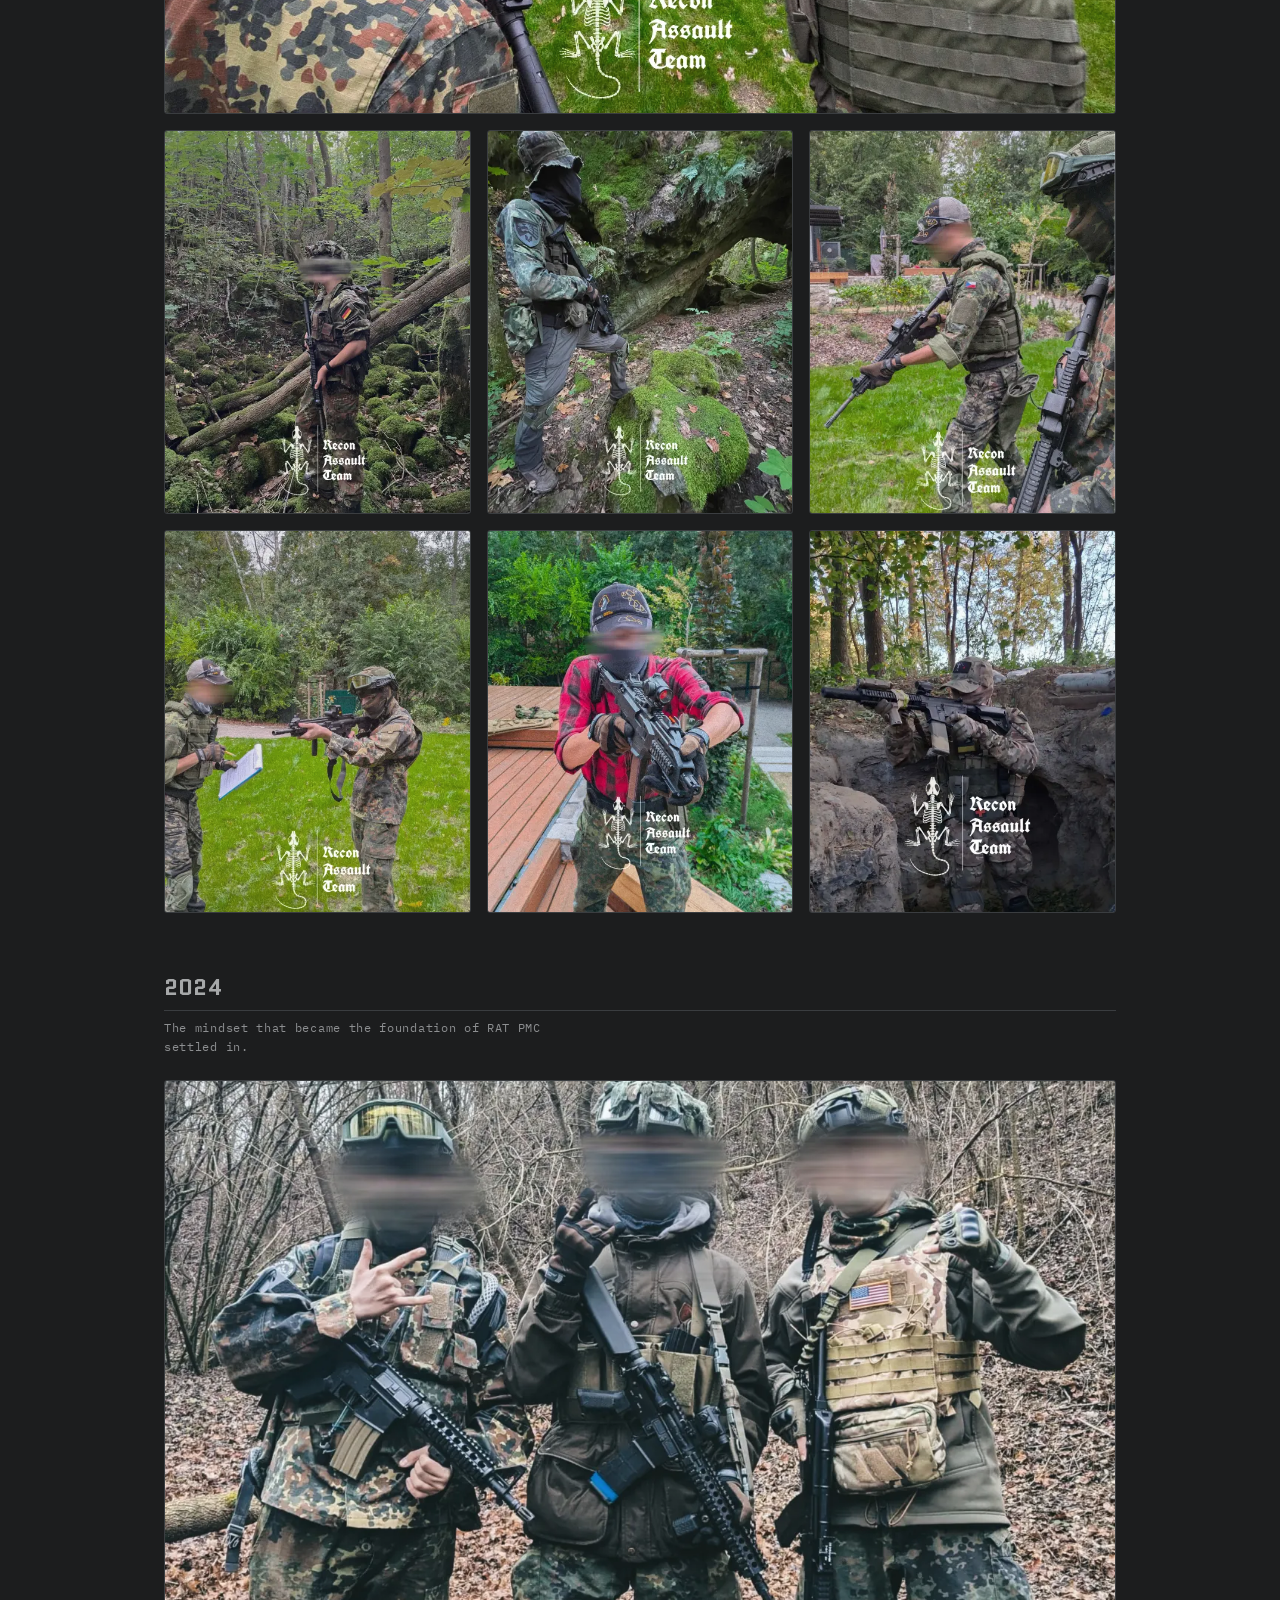
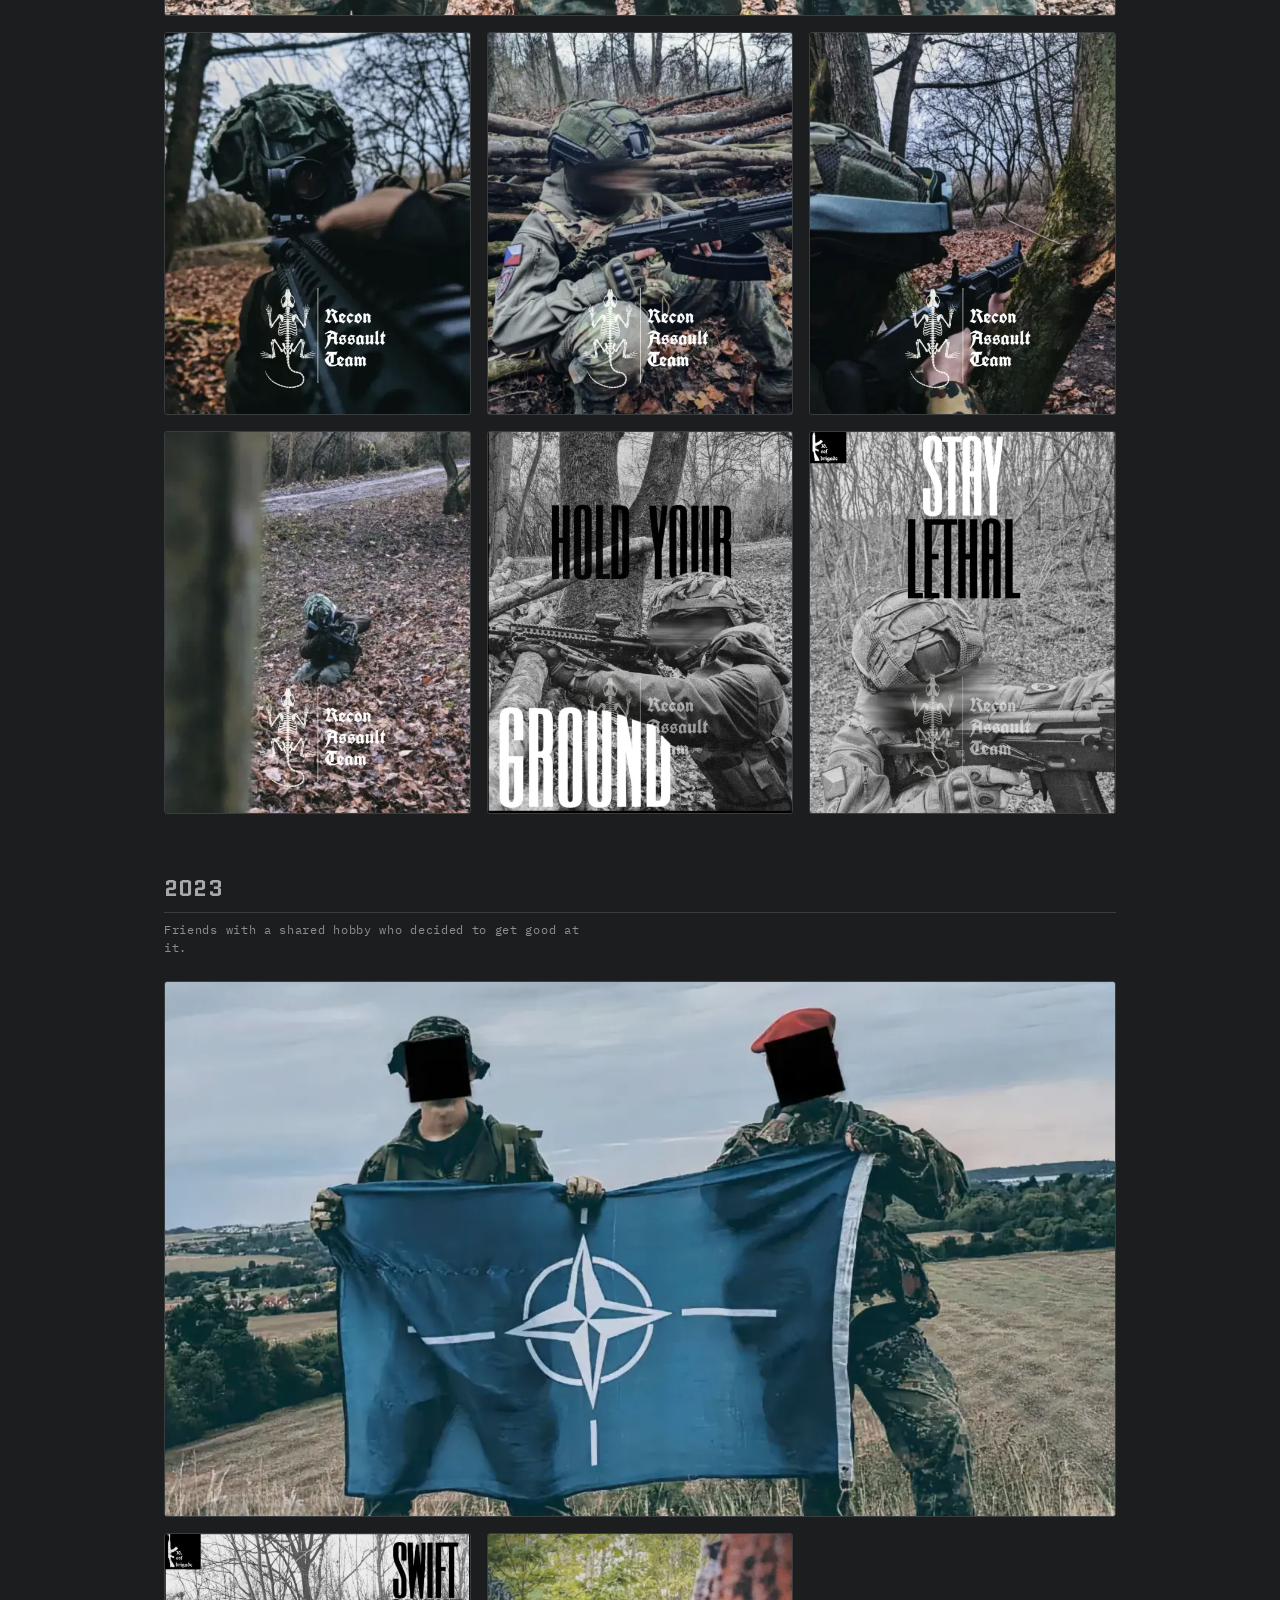
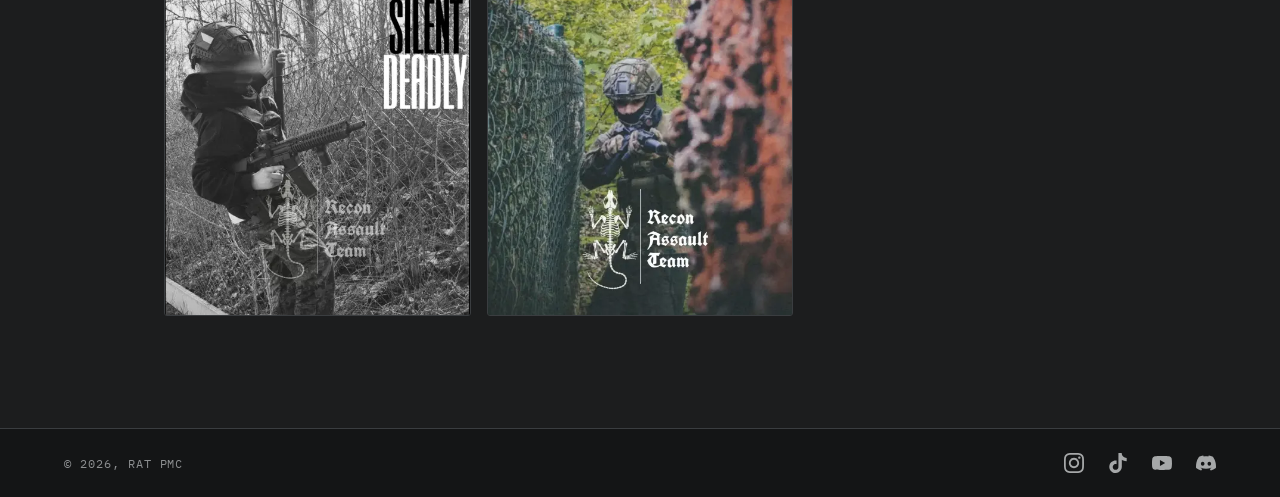
<file: gallery.html>
<!DOCTYPE html>
<html lang="en">
  <head>
    <meta charset="UTF-8" />
    <meta name="viewport" content="width=device-width, initial-scale=1.0" />
    <title>Gallery — RAT PMC</title>
    <meta name="description" content="Field archive — photographs from RAT PMC training and outings, 2023–2026." />
    <meta name="theme-color" content="#1c1d1e" />
    <link rel="icon" href="favicon.svg" type="image/svg+xml" />
    <link rel="icon" href="favicon-32.png" sizes="32x32" type="image/png" />
    <link rel="apple-touch-icon" href="apple-touch-icon.png" />
    <!-- og:url + an absolute og:image are deploy-time TODOs (no domain yet) -->
    <meta property="og:type" content="website" />
    <meta property="og:site_name" content="RAT PMC" />
    <meta property="og:title" content="Gallery — RAT PMC" />
    <meta property="og:description" content="Field archive — photographs from RAT PMC training and outings, 2023–2026." />
    <meta property="og:image" content="imgs/og-cover.jpg" />
    <meta name="twitter:card" content="summary_large_image" />
    <link rel="stylesheet" href="styles.css" />
    <link rel="preconnect" href="https://fonts.gstatic.com" crossorigin />
    <link
      href="https://fonts.googleapis.com/css2?family=Quantico:wght@400;700&family=IBM+Plex+Sans:wght@400;500;600&family=IBM+Plex+Mono:wght@400;500&display=swap"
      rel="stylesheet"
    />
  </head>
  <body class="subpage">
    <a class="skip-link" href="#content">Skip to content</a>
    <!-- NAV BAR -->
    <nav class="topbar" aria-label="Primary">
      <div class="topbar__inner">
        <a class="topbar__mark" href="index.html">RAT&nbsp;PMC</a>
        <div class="topbar__links">
          <a href="index.html">Home</a>
          <a href="about.html">About</a>
          <a href="gallery.html" aria-current="page">Gallery</a>
        </div>
      </div>
    </nav>

    <!-- CONTENT -->
    <main class="page-content gallery" id="content" tabindex="-1">
      <header class="page-head">
        <p class="eyebrow">Field archive</p>
        <h1>Gallery</h1>
      </header>

      <div class="gallery-filters" id="galleryFilters" role="group" aria-label="Filter by year" hidden></div>

      <div id="galleryMount">
        <noscript>
          <p class="gallery-fallback">The gallery needs JavaScript to load. Enable it to browse the archive.</p>
        </noscript>
      </div>
    </main>

    <!-- FOOTER -->
    <footer class="site-footer">
      <div class="site-footer__inner">
        <span class="site-footer__copy">&copy; 2026, RAT PMC</span>
        <ul class="site-footer__social">
          <li><a href="https://www.instagram.com/rat.pmc/" target="_blank" rel="noopener" aria-label="Instagram"><svg class="social-icon" viewBox="0 0 24 24" aria-hidden="true"><path fill="currentColor" d="M12 0C8.74 0 8.333.015 7.053.072 5.775.132 4.905.333 4.14.63c-.789.306-1.459.717-2.126 1.384S.935 3.35.63 4.14C.333 4.905.131 5.775.072 7.053.012 8.333 0 8.74 0 12s.015 3.667.072 4.947c.06 1.277.261 2.148.558 2.913.306.788.717 1.459 1.384 2.126.667.666 1.336 1.079 2.126 1.384.766.296 1.636.499 2.913.558C8.333 23.988 8.74 24 12 24s3.667-.015 4.947-.072c1.277-.06 2.148-.262 2.913-.558.788-.306 1.459-.718 2.126-1.384.666-.667 1.079-1.335 1.384-2.126.296-.765.499-1.636.558-2.913.06-1.28.072-1.687.072-4.947s-.015-3.667-.072-4.947c-.06-1.277-.262-2.149-.558-2.913-.306-.789-.718-1.459-1.384-2.126C21.319 1.347 20.651.935 19.86.63c-.765-.297-1.636-.499-2.913-.558C15.667.012 15.26 0 12 0zm0 2.16c3.203 0 3.585.016 4.85.071 1.17.055 1.805.249 2.227.415.562.217.96.477 1.382.896.419.42.679.819.896 1.381.164.422.36 1.057.413 2.227.057 1.266.07 1.646.07 4.85s-.015 3.585-.074 4.85c-.061 1.17-.256 1.805-.421 2.227-.224.562-.479.96-.899 1.382-.419.419-.824.679-1.38.896-.42.164-1.065.36-2.235.413-1.274.057-1.649.07-4.859.07-3.211 0-3.586-.015-4.859-.074-1.171-.061-1.816-.256-2.236-.421-.569-.224-.96-.479-1.379-.899-.421-.419-.69-.824-.9-1.38-.165-.42-.359-1.065-.42-2.235-.045-1.26-.061-1.649-.061-4.844 0-3.196.016-3.586.061-4.861.061-1.17.255-1.814.42-2.234.21-.57.479-.96.9-1.381.419-.419.81-.689 1.379-.898.42-.166 1.051-.361 2.221-.421 1.275-.045 1.65-.06 4.859-.06l.045.03zm0 3.678c-3.405 0-6.162 2.76-6.162 6.162 0 3.405 2.76 6.162 6.162 6.162 3.405 0 6.162-2.76 6.162-6.162 0-3.405-2.76-6.162-6.162-6.162zM12 16c-2.21 0-4-1.79-4-4s1.79-4 4-4 4 1.79 4 4-1.79 4-4 4zm7.846-10.405c0 .795-.646 1.44-1.44 1.44-.795 0-1.44-.646-1.44-1.44 0-.794.646-1.439 1.44-1.439.793-.001 1.44.645 1.44 1.439z"/></svg></a></li>
          <li><a href="https://www.tiktok.com/@rat_pmc" target="_blank" rel="noopener" aria-label="TikTok"><svg class="social-icon" viewBox="0 0 24 24" aria-hidden="true"><path fill="currentColor" d="M12.525.02c1.31-.02 2.61-.01 3.91-.02.08 1.53.63 3.09 1.75 4.17 1.12 1.11 2.7 1.62 4.24 1.79v4.03c-1.44-.05-2.89-.35-4.2-.97-.57-.26-1.1-.59-1.62-.93-.01 2.92.01 5.84-.02 8.75-.08 1.4-.54 2.79-1.35 3.94-1.31 1.92-3.58 3.17-5.91 3.21-1.43.08-2.86-.31-4.08-1.03-2.02-1.19-3.44-3.37-3.65-5.71-.02-.5-.03-1-.01-1.49.18-1.9 1.12-3.72 2.58-4.96 1.66-1.44 3.98-2.13 6.15-1.72.02 1.48-.04 2.96-.04 4.44-.99-.32-2.15-.23-3.02.37-.63.41-1.11 1.04-1.36 1.75-.21.51-.15 1.07-.14 1.61.24 1.64 1.82 3.02 3.5 2.87 1.12-.01 2.19-.66 2.77-1.61.19-.33.4-.67.41-1.06.1-1.79.06-3.57.07-5.36.01-4.03-.01-8.05.02-12.07z"/></svg></a></li>
          <li><a href="https://www.youtube.com/@10_sof_brigade/shorts" target="_blank" rel="noopener" aria-label="YouTube"><svg class="social-icon" viewBox="0 0 24 24" aria-hidden="true"><path fill="currentColor" d="M23.498 6.186a3.016 3.016 0 0 0-2.122-2.136C19.505 3.545 12 3.545 12 3.545s-7.505 0-9.377.505A3.017 3.017 0 0 0 .502 6.186C0 8.07 0 12 0 12s0 3.93.502 5.814a3.016 3.016 0 0 0 2.122 2.136c1.871.505 9.376.505 9.376.505s7.505 0 9.377-.505a3.015 3.015 0 0 0 2.122-2.136C24 15.93 24 12 24 12s0-3.93-.502-5.814zM9.545 15.568V8.432L15.818 12l-6.273 3.568z"/></svg></a></li>
          <li><a href="https://discord.gg/fWstPdaszW" target="_blank" rel="noopener" aria-label="Discord"><svg class="social-icon" viewBox="0 0 24 24" aria-hidden="true"><path fill="currentColor" d="M20.317 4.3698a19.7913 19.7913 0 00-4.8851-1.5152.0741.0741 0 00-.0785.0371c-.211.3753-.4447.8648-.6083 1.2495-1.8447-.2762-3.68-.2762-5.4868 0-.1636-.3933-.4058-.8742-.6177-1.2495a.077.077 0 00-.0785-.037 19.7363 19.7363 0 00-4.8852 1.515.0699.0699 0 00-.0321.0277C.5334 9.0458-.319 13.5799.0992 18.0578a.0824.0824 0 00.0312.0561c2.0528 1.5076 4.0413 2.4228 5.9929 3.0294a.0777.0777 0 00.0842-.0276c.4616-.6304.8731-1.2952 1.226-1.9942a.076.076 0 00-.0416-.1057c-.6528-.2476-1.2743-.5495-1.8722-.8923a.077.077 0 01-.0076-.1277c.1258-.0943.2517-.1923.3718-.2914a.0743.0743 0 01.0776-.0105c3.9278 1.7933 8.18 1.7933 12.0614 0a.0739.0739 0 01.0785.0095c.1202.099.246.1981.3728.2924a.077.077 0 01-.0066.1276 12.2986 12.2986 0 01-1.873.8914.0766.0766 0 00-.0407.1067c.3604.698.7719 1.3628 1.225 1.9932a.076.076 0 00.0842.0286c1.961-.6067 3.9495-1.5219 6.0023-3.0294a.077.077 0 00.0313-.0552c.5004-5.177-.8382-9.6739-3.5485-13.6604a.061.061 0 00-.0312-.0286zM8.02 15.3312c-1.1825 0-2.1569-1.0857-2.1569-2.419 0-1.3332.9555-2.4189 2.157-2.4189 1.2108 0 2.1757 1.0952 2.1568 2.419 0 1.3332-.9555 2.4189-2.1569 2.4189zm7.9748 0c-1.1825 0-2.1569-1.0857-2.1569-2.419 0-1.3332.9554-2.4189 2.1569-2.4189 1.2108 0 2.1757 1.0952 2.1568 2.419 0 1.3332-.946 2.4189-2.1568 2.4189Z"/></svg></a></li>
        </ul>
      </div>
    </footer>

    <!-- Lightbox -->
    <div class="lightbox" id="lightbox" role="dialog" aria-modal="true" aria-label="Photo viewer" hidden>
      <p class="lightbox__counter" id="lightboxCounter" aria-hidden="true"></p>
      <button class="lightbox__close" type="button" aria-label="Close viewer" data-lb="close">&times;</button>
      <button class="lightbox__nav lightbox__nav--prev" type="button" aria-label="Previous photo" data-lb="prev">&#8249;</button>
      <figure class="lightbox__figure">
        <picture>
          <source id="lightboxSrc" type="image/webp">
          <img class="lightbox__img" id="lightboxImg" alt="">
        </picture>
        <figcaption class="lightbox__cap" id="lightboxCap" hidden></figcaption>
      </figure>
      <button class="lightbox__nav lightbox__nav--next" type="button" aria-label="Next photo" data-lb="next">&#8250;</button>
      <p class="visually-hidden" id="lightboxStatus" aria-live="polite"></p>
    </div>

    <!--
      GALLERY DATA — add / remove / caption images by editing this list.
      Each entry: { "src": "imgs/2026/FILE.jpg", "year": 2026 }
      Source files live in imgs/<year>/ matching their "year".
      Optional fields:
        "caption"  short title shown under the tile and in the viewer
        "location" e.g. "Quarry AO"        "unit" e.g. "Bravo Detachment"
        "position" CSS object-position, e.g. "center 20%", to nudge the crop
        "alt"      accessibility description (defaults to caption / generic)
        "layout": "wide"  -> full-width 16:9 lead tile (put it first in its year);
                  its derivatives are <base>-{640,1280}.webp + <base>-1280.jpg
      Newest year is shown first automatically. Per-year blurbs: #galleryYears below.
    -->
    <script type="application/json" id="galleryData">
    [
      { "src": "imgs/2026/radar-duo-banner.jpg", "year": 2026, "layout": "wide", "alt": "High-angle view of two operators running pistol drills on a dry summer field, one kneeling behind a bench and one prone" },
      { "src": "imgs/2026/cukrak_flag.jpg", "year": 2026, "alt": "Two operators hold up a black unit flag in a sunny forest clearing, a radio tower behind" },
      { "src": "imgs/2026/me_hug.jpg", "year": 2026, "alt": "Operator in flecktarn kneeling beside a torso target dummy propped in a chair" },
      { "src": "imgs/2026/me_cover_low_ready.jpg", "year": 2026, "alt": "Operator in flecktarn kneeling at a wall in winter brush, rifle held low" },
      { "src": "imgs/2026/radar_prone_rock.jpg", "year": 2026, "alt": "Operator prone on a mossy log with a large pack, aiming a scoped rifle into misty woods" },
      { "src": "imgs/2026/ondra_lying.jpg", "year": 2026, "alt": "Operator prone on a rock aiming a scoped rifle, tall sunlit pines behind" },
      { "src": "imgs/2026/darius_aim_walk.jpg", "year": 2026, "alt": "Operator in tan camo walking forward while aiming a rifle, a tent behind" },
      { "src": "imgs/2026/radar_solo.jpg", "year": 2026, "alt": "Operator in a t-shirt and plate carrier with a rifle against a corrugated-metal wall at sunset" },
      { "src": "imgs/2026/whitcher_peek.jpg", "year": 2026, "alt": "Operator in a ballcap leaning past timber cover to aim a red-dot rifle" },
      { "src": "imgs/2026/likeminded.jpg", "year": 2026, "alt": "Two operators clasp forearms, one in a t-shirt and one in full kit and ghillie hood" },
      { "src": "imgs/2026/me_nvg_line_left_stay_lethal_fix.jpg", "year": 2026, "alt": "Near-dark frame of an operator wearing a night-vision device" },
      { "src": "imgs/2026/radon_popelka_stand_stay_lethal.jpg", "year": 2026, "alt": "Two operators standing in a field of pine saplings under an overcast sky" },
      { "src": "imgs/2026/whitcher_quarry_stay_lethal_fix.jpg", "year": 2026, "alt": "Lone operator standing in a gravel quarry, treeline on the ridge behind" },
      { "src": "imgs/2025/us-aim-back.jpg", "year": 2025, "layout": "wide", "alt": "Two operators seen from behind on a training range, treeline ahead" },
      { "src": "imgs/2025/SEBA_LOOK_UP.jpg", "year": 2025 },
      { "src": "imgs/2025/ME_CLIFF_LOOK.jpg", "year": 2025 },
      { "src": "imgs/2025/Me_Teach_Low.jpg", "year": 2025 },
      { "src": "imgs/2025/Me_Teach_Ondra_Aim.jpg", "year": 2025 },
      { "src": "imgs/2025/ME_CQB.jpg", "year": 2025 },
      { "src": "imgs/2025/Whitcher_Trench_Aim_Better_Right.jpg", "year": 2025 },
      { "src": "imgs/2024/three-operators.jpg", "year": 2024, "layout": "wide", "alt": "Three operators standing together in bare winter woodland" },
      { "src": "imgs/2024/Me_CloseUp_right.jpg", "year": 2024 },
      { "src": "imgs/2024/Seba_reload_right.jpg", "year": 2024 },
      { "src": "imgs/2024/Ondra_Back_right.jpg", "year": 2024 },
      { "src": "imgs/2024/Me_Far_Right.jpg", "year": 2024 },
      { "src": "imgs/2024/HYG_Right.jpg", "year": 2024 },
      { "src": "imgs/2024/SL_Right.jpg", "year": 2024 },
      { "src": "imgs/2023/nato-flag-ridge.jpg", "year": 2023, "layout": "wide", "alt": "Two operators on a ridge holding a NATO flag, open countryside and hills beyond" },
      { "src": "imgs/2023/SSLBetter_Right.jpg", "year": 2023 },
      { "src": "imgs/2023/Me_Behind_Right.jpg", "year": 2023 }
    ]
    </script>
    <script type="application/json" id="galleryYears">
    {
      "2026": "A long quiet stretch, then straight back at it. RAT PMC holds.",
      "2025": "RAT PMC founded. Organised, deliberate, with a purpose.",
      "2024": "The mindset that became the foundation of RAT PMC settled in.",
      "2023": "Friends with a shared hobby who decided to get good at it."
    }
    </script>
    <script src="gallery.js" defer></script>
  </body>
</html>
</file>
<file: styles.css>
/* ============================================================
   RAT PMC — stylesheet

     1  Tokens
     2  Base & reset
     3  Typography
     4  Navigation
     5  Footer
     6  Home — hero, intro, slideshow
     7  Sub-page shell (.page-content)
     8  Gallery
     9  About
    10  Utilities

   Fonts load via <link> in each page <head>:
   Quantico (display) · IBM Plex Sans (body) · IBM Plex Mono (labels)
   ============================================================ */


/* 1 — TOKENS ------------------------------------------------- */
:root {
  /* surfaces — charcoal, faint cool cast */
  --bg:        #1c1d1e;
  --bar:       #141516;
  --surface:   #242628;
  --surface-2: #2c2f31;
  --line:      #3a3d40;

  /* text ramp — no accent, contrast is carried here */
  --text:      #ececec;
  --text-dim:  #a6a8a9;
  --text-mute: #8d8f91; /* WCAG AA: 5.2:1 on --bg, 5.6:1 on --bar */
  --text-hi:   #ffffff;

  /* type roles */
  --ff-display: "Quantico", "Arial Narrow", system-ui, sans-serif;
  --ff-body:    "IBM Plex Sans", system-ui, -apple-system, "Segoe UI", sans-serif;
  --ff-mono:    "IBM Plex Mono", ui-monospace, "SFMono-Regular", monospace;

  --fs-h1: clamp(2rem, 4vw, 3rem);
  --fs-h2: clamp(1.7rem, 3.2vw, 2.4rem);
  --fs-h3: 1.0625rem;

  /* spacing ladder — 8-based */
  --s-1: 4px;  --s-2: 8px;  --s-3: 12px; --s-4: 16px; --s-5: 24px;
  --s-6: 32px; --s-7: 48px; --s-8: 64px; --s-9: 96px;

  --radius: 3px;
  --maxw-page: 1000px;
  --maxw-shell: 1200px; /* wide shell — topbar / footer / hero lockup */
}


/* 2 — BASE & RESET ----------------------------------------- */
* { box-sizing: border-box; }

body {
  margin: 0;
  padding: 0;
  min-height: 100svh;
  display: flex;
  flex-direction: column;
  background: var(--bg);
  color: var(--text-dim);
  font-family: var(--ff-body);
  font-weight: 400;
  font-style: normal;
  line-height: 1.6;
  -webkit-font-smoothing: antialiased;
}

/* sticky footer: short pages (e.g. 404) push the footer to the viewport bottom */
main { flex: 1 0 auto; background: var(--bg); }

header { color: var(--text); }

img { max-width: 100%; height: auto; }


/* 3 — TYPOGRAPHY ------------------------------------------- */
h1, h2 {
  font-family: var(--ff-display);
  font-weight: 700;
  text-transform: uppercase;
  line-height: 0.95;
}

h1 {
  font-size: var(--fs-h1);
  letter-spacing: 0.01em;
}

h2 {
  font-size: var(--fs-h2);
  letter-spacing: 0.01em;
  text-align: center;
  max-width: 1280px;
  margin: 0 auto;
}

/* sub-section headings below the display tier (e.g. .detachment-card h3) use the
   body sans at 600 / --fs-h3 — see the scoped rule in §9. */

h2 { margin-bottom: var(--s-3); }

p {
  line-height: 1.6;
  margin-bottom: var(--s-4);
}


/* 4 — NAVIGATION ----------------------------------------- */
.topbar {
  position: sticky;
  top: 0;
  z-index: 50;
  background: var(--bar);
  border-bottom: 1px solid var(--line);
}
.topbar__inner {
  max-width: var(--maxw-shell);
  margin: 0 auto;
  min-height: 56px;
  padding: 0 var(--s-5);
  display: flex;
  align-items: center;
  justify-content: space-between;
  gap: var(--s-5);
}
.topbar__mark {
  font-family: var(--ff-display);
  font-weight: 700;
  font-size: 0.95rem;
  letter-spacing: 0.22em;
  text-transform: uppercase;
  color: var(--text);
  text-decoration: none;
  white-space: nowrap;
}
.topbar__links {
  display: flex;
  gap: var(--s-6);
}
.topbar__links a {
  display: flex;
  align-items: center;
  min-height: 56px;
  font-family: var(--ff-display);
  font-weight: 700;
  font-size: 0.74rem;
  letter-spacing: 0.14em;
  text-transform: uppercase;
  color: var(--text-mute);
  text-decoration: none;
  border-bottom: 2px solid transparent;
  transition: color 0.16s ease;
}
.topbar__links a:hover { color: var(--text-dim); }
.topbar__links a[aria-current="page"] {
  color: var(--text);
  border-bottom-color: var(--text);
}

@media (max-width: 480px) {
  .topbar__inner { padding: 0 var(--s-4); gap: var(--s-4); }
  .topbar__links { gap: var(--s-4); }
  .topbar__links a { font-size: 0.68rem; letter-spacing: 0.1em; }
  .topbar__mark  { font-size: 0.85rem; letter-spacing: 0.16em; }
}

/* Buttons ------------------------------------------------ */
.btn {
  display: inline-block;
  font-family: var(--ff-display);
  font-weight: 700;
  font-size: 0.8rem;
  letter-spacing: 0.12em;
  text-transform: uppercase;
  color: var(--text);
  background: transparent;
  border: 1px solid var(--line);
  border-radius: var(--radius);
  padding: var(--s-3) var(--s-5);
  text-decoration: none;
  cursor: pointer;
  transition: background 0.16s ease, color 0.16s ease, border-color 0.16s ease;
}
.btn:hover,
.btn:focus-visible {
  background: var(--text);
  color: var(--bg);
  border-color: var(--text);
}


/* 5 — FOOTER --------------------------------------------- */
.site-footer {
  background: var(--bar);
  border-top: 1px solid var(--line);
}
.site-footer__inner {
  max-width: var(--maxw-shell);
  margin: 0 auto;
  padding: var(--s-5);
  display: flex;
  align-items: center;
  justify-content: space-between;
  gap: var(--s-4);
  flex-wrap: wrap;
}
.site-footer__copy {
  font-family: var(--ff-mono);
  font-size: 0.75rem;
  letter-spacing: 0.08em;
  text-transform: uppercase;
  color: var(--text-mute);
}
.site-footer__social {
  list-style: none;
  margin: 0;
  padding: 0;
  display: flex;
  gap: var(--s-5);
}
.site-footer__social a {
  display: block;
  color: var(--text-dim);
  transition: color 0.16s ease;
}
.site-footer__social a:hover { color: var(--text); }
.social-icon {
  display: block;
  width: 20px;
  height: 20px;
  fill: currentColor;
}


/* 6 — HOME: hero + field strip ------------------------- */
.hero {
  position: relative;
  min-height: 560px;
  min-height: clamp(440px, 78svh, 760px);
  display: flex;
  align-items: flex-end;
  overflow: hidden;
  background: var(--bar);
}
.hero__media img {
  position: absolute;
  inset: 0;
  width: 100%;
  height: 100%;
  object-fit: cover;
  object-position: 34% 60%;
  display: block;
  filter: saturate(0.68) brightness(0.9);
}
.hero::after {
  content: "";
  position: absolute;
  inset: 0;
  background: linear-gradient(
    180deg,
    rgba(20, 21, 22, 0.12) 0%,
    rgba(20, 21, 22, 0.42) 48%,
    rgba(20, 21, 22, 0.93) 100%
  );
}
.hero__inner {
  position: relative;
  z-index: 1;
  width: 100%;
  max-width: var(--maxw-shell);
  margin: 0 auto;
  padding: var(--s-8) var(--s-6);
}
.hero h1 {
  color: var(--text-hi);
  margin: var(--s-3) 0 var(--s-4);
  font-size: clamp(2.4rem, 6vw, 4.5rem);
}
.hero__lede {
  color: #dcdddd;
  font-size: clamp(1rem, 2.2vw, 1.25rem);
  max-width: 46ch;
  margin-bottom: var(--s-5);
}

/* mono eyebrow label */
.eyebrow {
  font-family: var(--ff-mono);
  font-size: 0.72rem;
  font-weight: 500;
  letter-spacing: 0.16em;
  text-transform: uppercase;
  color: var(--text-mute);
  margin: 0;
}
.hero .eyebrow { color: #d0d1d1; }

.hero .btn { border-color: rgba(236, 236, 236, 0.55); }
.hero .btn:hover,
.hero .btn:focus-visible {
  background: var(--text);
  color: #141516;
  border-color: var(--text);
}

/* field strip — the slideshow */
.field {
  padding: var(--s-8) var(--s-5);
  background: var(--bg);
}
.field .eyebrow {
  text-align: center;
  margin-bottom: var(--s-5);
}
.intro-slideshow {
  max-width: var(--maxw-shell);
  margin: 0 auto;
  position: relative;
}
.intro-slideshow .slide {
  position: relative;
  border-radius: var(--radius);
  overflow: hidden;
  display: none;
}
.intro-slideshow .slide:first-of-type { display: block; }
.intro-slideshow .slide__media { display: block; }
.intro-slideshow .slide__media img {
  display: block;
  width: 100%;
  height: auto;
  aspect-ratio: 16 / 9;
  object-fit: cover;
}
.slide__year {
  position: absolute;
  left: var(--s-4);
  bottom: var(--s-4);
  font-family: var(--ff-mono);
  font-size: 0.72rem;
  font-weight: 500;
  letter-spacing: 0.14em;
  color: var(--text);
  background: rgba(0, 0, 0, 0.55);
  padding: var(--s-2) var(--s-3);
  border-radius: var(--radius);
}
.intro-controls {
  position: absolute;
  left: 50%;
  bottom: var(--s-3);
  transform: translateX(-50%);
  display: flex;
  align-items: center;
  gap: var(--s-3);
  padding: var(--s-2) var(--s-3);
  background: rgba(0, 0, 0, 0.55);
  border-radius: var(--radius);
}
.intro-pause {
  display: inline-flex;
  align-items: center;
  justify-content: center;
  width: 24px;
  height: 24px;
  padding: 0;
  color: var(--text);
  background: transparent;
  border: 1px solid rgba(236, 236, 236, 0.4);
  border-radius: var(--radius);
  cursor: pointer;
}
.intro-pause svg { display: block; width: 12px; height: 12px; }
.intro-pause:hover { border-color: var(--text); }
.intro-dots {
  display: flex;
  gap: var(--s-4);
}
.intro-dots .dot {
  position: relative;
  width: 9px;
  height: 9px;
  padding: 0;
  border: 0;
  border-radius: 50%;
  background: rgba(236, 236, 236, 0.4);
  cursor: pointer;
  transition: background 0.2s;
}
/* transparent hit area — ~25px target without changing the visible dot */
.intro-dots .dot::before {
  content: "";
  position: absolute;
  inset: -8px;
}
.intro-dots .dot:hover,
.intro-dots .dot.active { background: var(--text); }

@media (max-width: 768px) {
  .hero__inner { padding: var(--s-7) var(--s-5); }
}

/* mobile swaps to the portrait crop — position it for that image, not the wide one */
@media (max-width: 640px) {
  .hero__media img { object-position: center 55%; }
}

.field__more {
  display: block;
  width: fit-content;
  margin: var(--s-6) auto 0;
}

/* closing "get involved" panel — photo + short nudge, distinct from About's text-only band */
.home-join {
  max-width: var(--maxw-page);
  margin: 0 auto;
  padding: var(--s-8) var(--s-5);
}
.join-panel {
  display: flex;
  align-items: stretch;
  border: 1px solid var(--line);
  border-radius: var(--radius);
  overflow: hidden;
}
.join-panel__media { flex: 0 0 320px; display: block; }
.join-panel__media img {
  display: block;
  width: 100%;
  height: 100%;
  aspect-ratio: 4 / 5;
  object-fit: cover;
  filter: saturate(0.6) brightness(0.9);
}
.join-panel__body {
  flex: 1;
  display: flex;
  flex-direction: column;
  align-items: flex-start;
  justify-content: center;
  gap: var(--s-3);
  padding: var(--s-7);
}
.join-panel__body .eyebrow { margin-bottom: 0; }
.join-panel__body p:not(.eyebrow) {
  margin: 0;
  color: var(--text);
  font-size: clamp(1rem, 1.6vw, 1.15rem);
  max-width: 34ch;
}
.join-panel__body .btn { margin-top: var(--s-2); }

@media (max-width: 700px) {
  .join-panel { flex-direction: column; }
  .join-panel__media { flex: none; width: 100%; }
  .join-panel__body { align-items: center; text-align: center; padding: var(--s-6) var(--s-5); }
}


/* 7 — SUB-PAGE SHELL ----------------------------------- */
.page-content {
  max-width: var(--maxw-page);
  margin: 0 auto;
  padding: var(--s-7) var(--s-5);
  color: var(--text-dim);
  font-family: var(--ff-body);
}


/* 8 — GALLERY ----------------------------------------- */
.gallery .page-head { margin-bottom: var(--s-6); }

.gallery-filters {
  display: flex;
  flex-wrap: wrap;
  gap: var(--s-2);
  margin-bottom: var(--s-7);
}
.chip {
  font-family: var(--ff-mono);
  font-size: 0.7rem;
  letter-spacing: 0.1em;
  text-transform: uppercase;
  color: var(--text-mute);
  background: transparent;
  border: 1px solid var(--line);
  border-radius: var(--radius);
  padding: 5px 12px;
  cursor: pointer;
  transition: color 0.15s, border-color 0.15s, background 0.15s;
}
.chip:hover { color: var(--text-dim); border-color: var(--text-mute); }
.chip--on {
  color: var(--bg);
  background: var(--text);
  border-color: var(--text);
}

.gallery-group { margin-bottom: var(--s-8); }
.gallery-group[hidden] { display: none; }

.gallery-year {
  text-align: left;
  font-size: 1.4rem;
  margin: 0 0 var(--s-4);
  padding-bottom: var(--s-3);
  border-bottom: 1px solid var(--line);
}
/* per-era blurb under the year heading */
.gallery-year__note {
  margin: calc(-1 * var(--s-2)) 0 var(--s-5);
  max-width: 60ch;
  font-family: var(--ff-mono);
  font-size: 0.72rem;
  letter-spacing: 0.06em;
  color: var(--text-mute);
}

.gallery-grid {
  display: grid;
  grid-template-columns: repeat(auto-fill, minmax(clamp(190px, 30vw, 300px), 1fr));
  grid-auto-flow: dense;
  gap: var(--s-4);
}

.tile {
  display: block;
  min-width: 0; /* let the grid item shrink below the image's intrinsic width */
  padding: 0;
  border: 0;
  background: none;
  text-align: left;
  color: inherit;
  font: inherit;
  cursor: pointer;
}
.tile--featured { grid-column: span 2; }

/* wide "lead" tile — full-width 16:9 band opening each year */
.tile--wide { grid-column: 1 / -1; }
.tile--wide .tile__frame { aspect-ratio: 16 / 9; }

.tile__frame {
  display: block;
  aspect-ratio: 4 / 5;
  overflow: hidden;
  border: 1px solid var(--line);
  border-radius: var(--radius);
  background: var(--surface);
}

.tile__frame picture {
  display: block;
  width: 100%;
  height: 100%;
}
.tile__frame img {
  width: 100%;
  height: 100%;
  object-fit: cover;
  object-position: center;
  display: block;
  filter: saturate(0.9);
  transition: transform 0.35s ease, filter 0.35s ease;
}
.tile:hover .tile__frame img,
.tile:focus-visible .tile__frame img {
  transform: scale(1.03);
  filter: saturate(1);
}

.tile__cap { display: block; padding-top: var(--s-2); }
.tile__meta {
  display: block;
  font-family: var(--ff-mono);
  font-size: 0.68rem;
  letter-spacing: 0.08em;
  text-transform: uppercase;
  color: var(--text-mute);
}
.tile__title {
  display: block;
  font-size: 0.8125rem;
  color: var(--text-dim);
  margin-top: 2px;
}

.gallery-fallback { color: var(--text-mute); }

/* Lightbox */
.lightbox {
  position: fixed;
  inset: 0;
  z-index: 100;
  display: flex;
  align-items: center;
  justify-content: center;
  padding: var(--s-6);
  background: rgba(10, 10, 11, 0.94);
}
.lightbox[hidden] { display: none; }
.lightbox__figure {
  margin: 0;
  display: flex;
  flex-direction: column;
  align-items: center;
  gap: var(--s-3);
  max-width: 92vw;
}
.lightbox__img {
  max-width: 92vw;
  max-height: 80vh;
  object-fit: contain;
  border-radius: var(--radius);
}
.lightbox__cap {
  font-family: var(--ff-mono);
  font-size: 0.72rem;
  letter-spacing: 0.05em;
  color: var(--text-dim);
  text-align: center;
  max-width: 60ch;
}
.lightbox__cap[hidden] { display: none; }
.lightbox__counter {
  position: absolute;
  top: var(--s-5);
  left: var(--s-5);
  margin: 0;
  font-family: var(--ff-mono);
  font-size: 0.72rem;
  letter-spacing: 0.1em;
  color: var(--text-mute);
}
.lightbox__close,
.lightbox__nav {
  position: absolute;
  display: flex;
  align-items: center;
  justify-content: center;
  background: transparent;
  border: 1px solid rgba(236, 236, 236, 0.3);
  border-radius: var(--radius);
  color: var(--text);
  cursor: pointer;
  transition: border-color 0.15s, background 0.15s;
}
.lightbox__close:hover,
.lightbox__nav:hover {
  border-color: var(--text);
  background: rgba(236, 236, 236, 0.08);
}
.lightbox__close {
  top: var(--s-5);
  right: var(--s-5);
  width: 40px;
  height: 40px;
  font-size: 1.5rem;
  line-height: 1;
}
.lightbox__nav {
  top: 50%;
  transform: translateY(-50%);
  width: 44px;
  height: 64px;
  font-size: 1.6rem;
}
.lightbox__nav--prev { left: var(--s-5); }
.lightbox__nav--next { right: var(--s-5); }

@media (max-width: 560px) {
  .tile__meta { font-size: 0.64rem; }
  .lightbox { padding: var(--s-3); }
  .lightbox__nav { width: 36px; height: 52px; }
  .lightbox__close { width: 36px; height: 36px; }
  .tile--featured { grid-column: auto; } /* no wide tile on ~1-col layouts */
}


/* 9 — ABOUT ------------------------------------------ */
.page-head {
  padding: var(--s-6) 0;
  border-bottom: 1px solid var(--line);
  margin-bottom: var(--s-7);
}
.page-head .eyebrow {
  color: var(--text-dim);
  margin-bottom: var(--s-4);
}
.page-head h1 {
  text-align: left;
  margin: 0 0 var(--s-4);
  font-size: clamp(2rem, 5vw, 3.25rem);
}
.page-head__lede {
  color: var(--text);
  font-size: clamp(1rem, 2vw, 1.2rem);
  max-width: 52ch;
  margin: 0;
}

.prose {
  max-width: 62ch;
  margin: 0 0 var(--s-8);
}

/* How we operate — training lead-in + three detachment cards */
.about-org {
  border-top: 1px solid var(--line);
  padding-top: var(--s-8);
  margin-top: var(--s-8);
}
.about-org h2 { text-align: left; margin-bottom: var(--s-4); }
.about-org__lead { max-width: 62ch; margin: 0 0 var(--s-7); }

.detachments {
  display: grid;
  grid-template-columns: repeat(3, 1fr);
  gap: var(--s-5);
}
@media (max-width: 900px) {
  .detachments { grid-template-columns: 1fr; }   /* 3-up needs room; below that, stack */
}
.detachment-card {
  border: 1px solid var(--line);
  border-radius: var(--radius);
  overflow: hidden;
}
.detachment-card picture { display: block; }
.detachment-card img {
  display: block;
  width: 100%;
  aspect-ratio: 1 / 1;         /* source shots are ~square — near-zero crop */
  object-fit: cover;
  filter: saturate(0.6) brightness(0.9); /* pull the greens toward the palette */
}
.detachment-card__body { padding: var(--s-5); }
.detachment-card__region {
  font-family: var(--ff-mono);
  font-size: 0.7rem;
  letter-spacing: 0.1em;
  text-transform: uppercase;
  color: var(--text-mute);
  margin: 0 0 var(--s-2);
}
.detachment-card h3 {
  font-family: var(--ff-body);
  font-weight: 600;
  font-size: var(--fs-h3);
  color: var(--text);
  line-height: 1.3;
  margin: 0 0 var(--s-3);
}
.detachment-card p:last-child { margin-bottom: 0; }

/* Our Path — mono dated timeline */
.about-path {
  border-top: 1px solid var(--line);
  padding-top: var(--s-8);
  margin-top: var(--s-8);
}
.about-path h2 { text-align: left; margin-bottom: var(--s-4); }
.about-path > p { max-width: 62ch; }

.timeline {
  list-style: none;
  padding: 0;
  margin: var(--s-5) 0 0;
  max-width: 44rem;
}
.timeline li {
  display: grid;
  grid-template-columns: 9rem 1fr;
  gap: var(--s-4);
  padding: var(--s-4) 0;
  border-top: 1px solid var(--line);
}
.timeline li:first-child { border-top: 0; }
.timeline strong {
  font-family: var(--ff-mono);
  font-weight: 500;
  font-size: 0.78rem;
  letter-spacing: 0.06em;
  text-transform: uppercase;
  color: var(--text-mute);
  padding-top: 0.2em;
}
.timeline span { color: var(--text-dim); }

@media (max-width: 480px) {
  .timeline li { grid-template-columns: 1fr; gap: var(--s-1); }
  .timeline strong { padding-top: 0; }
}

/* Join — closing CTA band */
.about-join {
  border-top: 1px solid var(--line);
  padding: var(--s-8) 0;
  margin-top: var(--s-8);
  text-align: center;
}
.about-join p {
  max-width: 52ch;
  margin: 0 auto;
}
.about-join .btn {
  margin-top: var(--s-5);
  padding: var(--s-4) var(--s-7);
}


/* 10 — UTILITIES ----------------------------------- */
:focus-visible {
  outline: 2px solid var(--text);
  outline-offset: 2px;
}

.visually-hidden {
  position: absolute;
  width: 1px;
  height: 1px;
  margin: -1px;
  padding: 0;
  overflow: hidden;
  clip-path: inset(50%);
  white-space: nowrap;
  border: 0;
}

.skip-link {
  position: absolute;
  left: var(--s-4);
  top: -3rem;
  z-index: 200;
  background: var(--bar);
  color: var(--text);
  font-family: var(--ff-display);
  font-size: 0.8rem;
  letter-spacing: 0.12em;
  text-transform: uppercase;
  text-decoration: none;
  padding: var(--s-3) var(--s-4);
  border: 1px solid var(--text);
  border-radius: var(--radius);
  transition: top 0.15s ease;
}
.skip-link:focus-visible { top: var(--s-4); }

@media (prefers-reduced-motion: reduce) {
  *,
  *::before,
  *::after {
    animation-duration: 0.01ms !important;
    animation-iteration-count: 1 !important;
    transition-duration: 0.01ms !important;
    scroll-behavior: auto !important;
  }
  .tile:hover .tile__frame img,
  .tile:focus-visible .tile__frame img { transform: none; }
}
</file>
